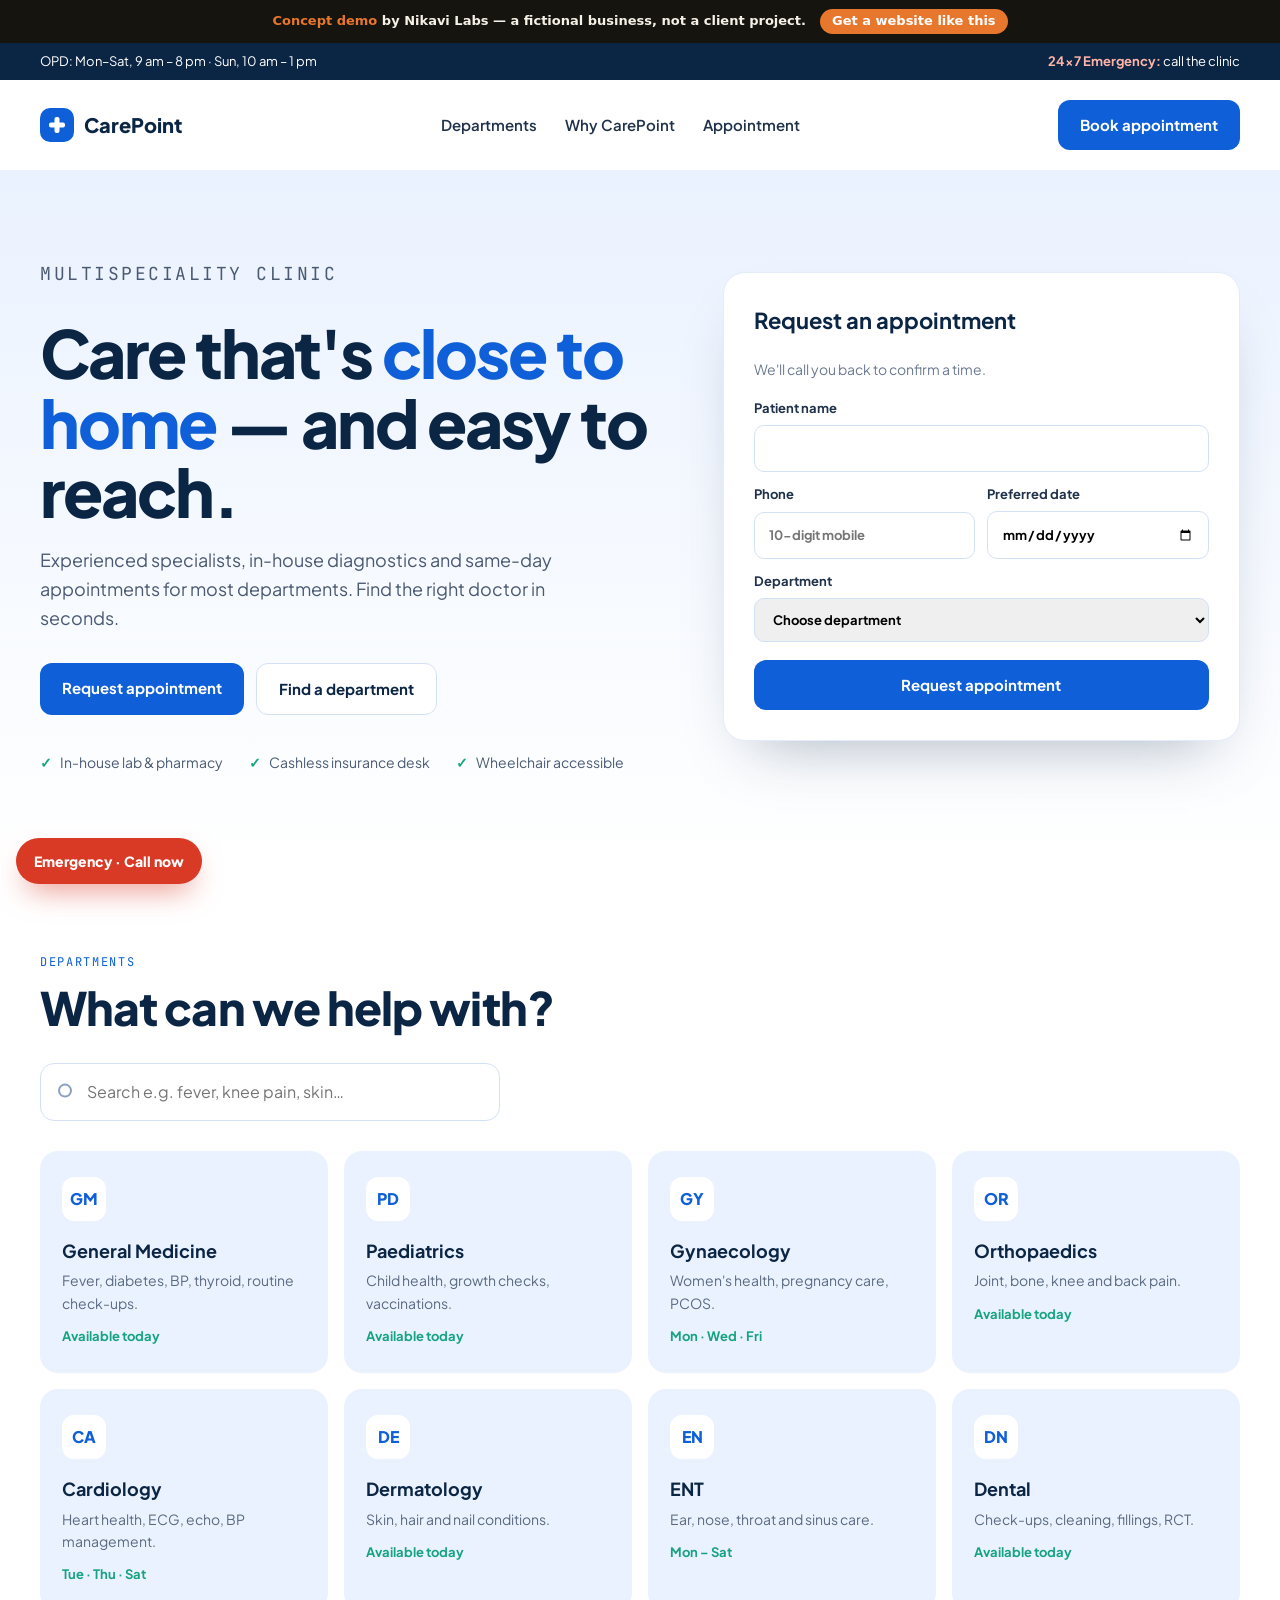
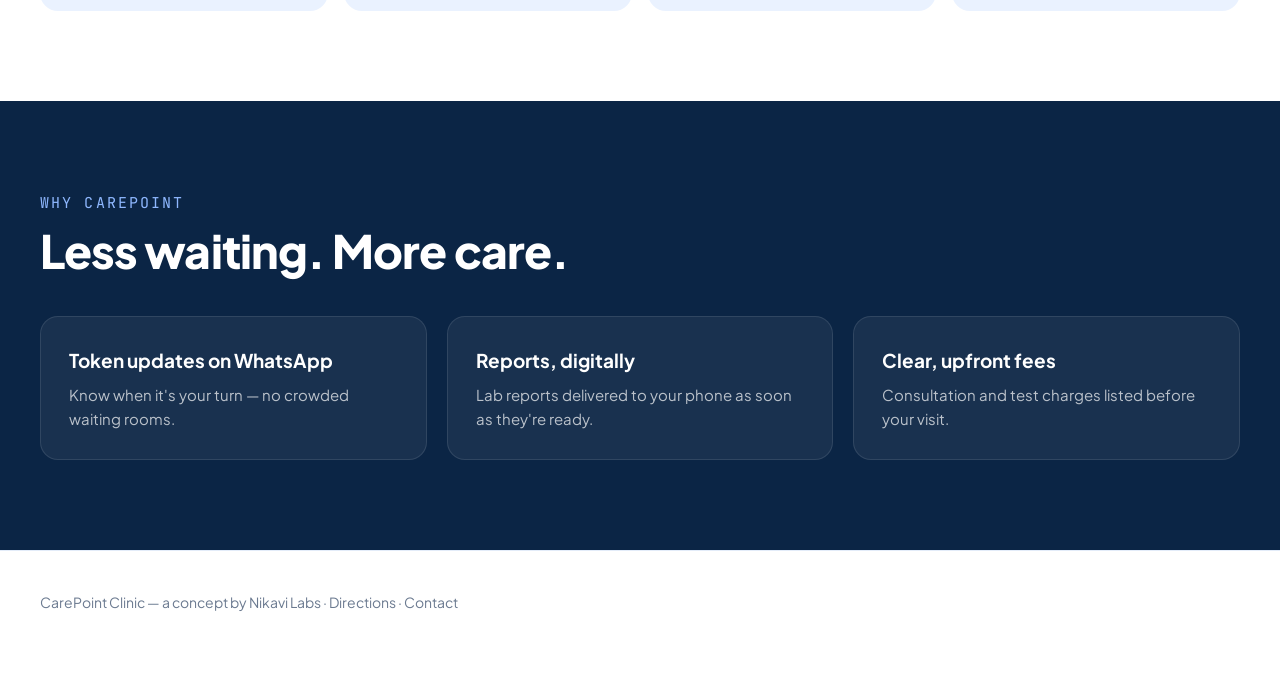
<file: demos/clinic.html>
<!doctype html>
<html lang="en-IN">
<head>
<meta charset="utf-8">
<meta name="viewport" content="width=device-width, initial-scale=1">
<title>CarePoint Clinic — Healthcare Concept | Nikavi Labs</title>
<meta name="description" content="Concept demo by Nikavi Labs: a multispeciality clinic website with department directory and appointment requests.">
<meta name="robots" content="noindex">
<link rel="icon" href="../assets/img/favicon.svg" type="image/svg+xml">
<link rel="preconnect" href="https://fonts.googleapis.com"><link rel="preconnect" href="https://fonts.gstatic.com" crossorigin>
<link href="https://fonts.googleapis.com/css2?family=Plus+Jakarta+Sans:wght@400;500;600;700;800&family=JetBrains+Mono&display=swap" rel="stylesheet">
<link rel="stylesheet" href="demo.css">
<style>
  :root { --blue:#0e5fd8; --navy:#0b2545; --sky:#eaf2ff; --mint:#16a37f; --text:#20314a; }
  body { font-family: "Plus Jakarta Sans", sans-serif; background: #fff; color: var(--text); line-height: 1.6; }
  .topbar { background: var(--navy); color: #fff; font-size: 13px; padding: 8px 0; }
  .topbar .wrap { display: flex; justify-content: space-between; gap: 12px; flex-wrap: wrap; }
  .topbar b { color: #ffb4a8; }
  .nav { display: flex; align-items: center; justify-content: space-between; padding: 20px 0; }
  .logo { display: flex; align-items: center; gap: 10px; font-weight: 800; font-size: 20px; color: var(--navy); }
  .logo i { width: 34px; height: 34px; border-radius: 10px; background: var(--blue); position: relative; }
  .logo i::before, .logo i::after { content: ""; position: absolute; background: #fff; border-radius: 2px; left: 50%; top: 50%; transform: translate(-50%, -50%); }
  .logo i::before { width: 16px; height: 5px; } .logo i::after { width: 5px; height: 16px; }
  .nav ul { display: flex; gap: 28px; list-style: none; margin: 0; padding: 0; font-weight: 600; font-size: 15px; }
  .btn { display: inline-flex; padding: 13px 22px; border-radius: 12px; background: var(--blue); color: #fff; font-weight: 700; font-size: 15px; border: 0; cursor: pointer; }
  .btn:hover { background: var(--navy); }
  .btn.alt { background: #fff; color: var(--navy); border: 1.5px solid #d4e1f5; }
  .hero { background: linear-gradient(180deg, var(--sky), #fff); padding: 70px 0 90px; }
  .hero .wrap { display: grid; grid-template-columns: 1.1fr .9fr; gap: 50px; align-items: center; }
  .hero h1 { font-size: clamp(40px, 5.4vw, 66px); line-height: 1.05; letter-spacing: -.03em; color: var(--navy); font-weight: 800; }
  .hero h1 span { color: var(--blue); }
  .hero p { font-size: 18px; margin: 20px 0 30px; color: #4a5a72; max-width: 520px; }
  .hero .cta { display: flex; gap: 12px; flex-wrap: wrap; }
  .facts { display: flex; gap: 26px; margin-top: 36px; flex-wrap: wrap; font-size: 14px; color: #4a5a72; }
  .facts div { display: flex; gap: 8px; align-items: center; } .facts div::before { content: "✓"; color: var(--mint); font-weight: 800; }
  .appt { background: #fff; border-radius: 22px; padding: 30px; box-shadow: 0 30px 60px -30px rgba(11,37,69,.35); border: 1px solid #e3ecf9; }
  .appt h2 { font-size: 22px; color: var(--navy); margin-bottom: 4px; }
  .appt p.s { font-size: 14px; color: #6b7a90; margin-bottom: 18px; }
  .appt label { display: grid; gap: 6px; font-size: 13px; font-weight: 700; margin-bottom: 12px; }
  .appt input, .appt select { padding: 12px 14px; border-radius: 10px; border: 1.5px solid #d4e1f5; }
  .appt input:focus, .appt select:focus { outline: none; border-color: var(--blue); }
  .appt .row2 { display: grid; grid-template-columns: 1fr 1fr; gap: 12px; }
  .appt .btn { width: 100%; justify-content: center; margin-top: 6px; }
  section { padding: 90px 0; }
  .eyebrow { font-family: "JetBrains Mono", monospace; font-size: 12px; letter-spacing: .14em; text-transform: uppercase; color: var(--blue); }
  h2.t { font-size: clamp(32px, 4vw, 46px); color: var(--navy); letter-spacing: -.02em; line-height: 1.1; margin-top: 10px; font-weight: 800; }
  .search { margin: 30px 0; max-width: 460px; position: relative; }
  .search input { width: 100%; padding: 15px 18px 15px 46px; border-radius: 14px; border: 1.5px solid #d4e1f5; font-size: 16px; }
  .search::before { content: ""; position: absolute; left: 18px; top: 50%; width: 14px; height: 14px; border: 2px solid #8aa0bf; border-radius: 50%; transform: translateY(-60%); }
  .depts { display: grid; grid-template-columns: repeat(4, 1fr); gap: 16px; }
  .dept { padding: 26px 22px; border-radius: 18px; background: var(--sky); transition: transform .4s, background .3s; }
  .dept:hover { transform: translateY(-4px); background: #dbe8ff; }
  .dept.hide { display: none; }
  .dept .ic { width: 44px; height: 44px; border-radius: 12px; background: #fff; display: grid; place-items: center; font-weight: 800; color: var(--blue); margin-bottom: 16px; }
  .dept h3 { font-size: 18px; color: var(--navy); }
  .dept p { font-size: 14px; color: #5a6a82; margin-top: 4px; }
  .dept small { display: block; margin-top: 12px; font-weight: 700; color: var(--mint); font-size: 13px; }
  .noresult { display: none; color: #6b7a90; }
  .why { background: var(--navy); color: #fff; }
  .why h2.t { color: #fff; }
  .why .grid { display: grid; grid-template-columns: repeat(3, 1fr); gap: 20px; margin-top: 40px; }
  .why .grid div { padding: 28px; border-radius: 18px; background: rgba(255,255,255,.06); border: 1px solid rgba(255,255,255,.1); }
  .why h3 { font-size: 19px; margin-bottom: 8px; } .why p { color: rgba(255,255,255,.7); font-size: 15px; }
  .emergency { position: fixed; left: 16px; bottom: 16px; z-index: 50; padding: 12px 18px; border-radius: 99px; background: #d93a26; color: #fff; font-weight: 800; font-size: 14px; box-shadow: 0 14px 30px -10px rgba(217,58,38,.6); }
  footer { padding: 40px 0 80px; font-size: 14px; color: #6b7a90; border-top: 1px solid #e3ecf9; }
  @media (max-width: 900px) {
    .nav ul { display: none; }
    .hero .wrap, .why .grid { grid-template-columns: 1fr; }
    .depts { grid-template-columns: 1fr 1fr; }
  }
  @media (max-width: 520px) { .depts { grid-template-columns: 1fr; } .appt .row2 { grid-template-columns: 1fr; } }
</style>
</head>
<body>
<div class="dd-banner"><span><b>Concept demo</b> by Nikavi Labs — a fictional business, not a client project.</span><a href="../index.html#contact">Get a website like this</a></div>
<div class="topbar"><div class="wrap"><span>OPD: Mon–Sat, 9 am – 8 pm · Sun, 10 am – 1 pm</span><span><b>24×7 Emergency:</b> call the clinic</span></div></div>

<header class="wrap nav">
  <div class="logo"><i aria-hidden="true"></i>CarePoint</div>
  <nav aria-label="Main"><ul><li><a href="#departments">Departments</a></li><li><a href="#why">Why CarePoint</a></li><li><a href="#appointment">Appointment</a></li></ul></nav>
  <a class="btn" href="#appointment">Book appointment</a>
</header>

<main>
  <section class="hero" aria-labelledby="h1">
    <div class="wrap">
      <div>
        <p class="eyebrow">Multispeciality clinic</p>
        <h1 id="h1">Care that's <span>close to home</span> — and easy to reach.</h1>
        <p>Experienced specialists, in-house diagnostics and same-day appointments for most departments. Find the right doctor in seconds.</p>
        <div class="cta"><a class="btn" href="#appointment">Request appointment</a><a class="btn alt" href="#departments">Find a department</a></div>
        <div class="facts"><div>In-house lab &amp; pharmacy</div><div>Cashless insurance desk</div><div>Wheelchair accessible</div></div>
      </div>
      <form class="appt" id="appointment" data-demo="Concept demo — on a live site this request reaches the clinic's front desk, which confirms by call or WhatsApp.">
        <h2>Request an appointment</h2>
        <p class="s">We'll call you back to confirm a time.</p>
        <label>Patient name<input required autocomplete="name"></label>
        <div class="row2">
          <label>Phone<input type="tel" required pattern="[0-9+ ]{10,14}" placeholder="10-digit mobile"></label>
          <label>Preferred date<input type="date" required></label>
        </div>
        <label>Department<select required><option value="">Choose department</option><option>General Medicine</option><option>Paediatrics</option><option>Gynaecology</option><option>Orthopaedics</option><option>Cardiology</option><option>Dermatology</option><option>ENT</option><option>Dental</option></select></label>
        <button class="btn" type="submit">Request appointment</button>
      </form>
    </div>
  </section>

  <section id="departments" aria-labelledby="dep-h">
    <div class="wrap">
      <p class="eyebrow">Departments</p>
      <h2 class="t" id="dep-h">What can we help with?</h2>
      <div class="search"><label for="dsearch" class="visually-hidden" style="position:absolute;left:-9999px">Search departments</label><input id="dsearch" type="search" placeholder="Search e.g. fever, knee pain, skin…"></div>
      <div class="depts" id="depts">
        <div class="dept" data-k="general medicine fever cold diabetes bp thyroid"><div class="ic">GM</div><h3>General Medicine</h3><p>Fever, diabetes, BP, thyroid, routine check-ups.</p><small>Available today</small></div>
        <div class="dept" data-k="paediatrics child baby vaccination"><div class="ic">PD</div><h3>Paediatrics</h3><p>Child health, growth checks, vaccinations.</p><small>Available today</small></div>
        <div class="dept" data-k="gynaecology women pregnancy"><div class="ic">GY</div><h3>Gynaecology</h3><p>Women's health, pregnancy care, PCOS.</p><small>Mon · Wed · Fri</small></div>
        <div class="dept" data-k="orthopaedics bone knee joint back pain"><div class="ic">OR</div><h3>Orthopaedics</h3><p>Joint, bone, knee and back pain.</p><small>Available today</small></div>
        <div class="dept" data-k="cardiology heart chest ecg"><div class="ic">CA</div><h3>Cardiology</h3><p>Heart health, ECG, echo, BP management.</p><small>Tue · Thu · Sat</small></div>
        <div class="dept" data-k="dermatology skin hair acne"><div class="ic">DE</div><h3>Dermatology</h3><p>Skin, hair and nail conditions.</p><small>Available today</small></div>
        <div class="dept" data-k="ent ear nose throat sinus"><div class="ic">EN</div><h3>ENT</h3><p>Ear, nose, throat and sinus care.</p><small>Mon – Sat</small></div>
        <div class="dept" data-k="dental teeth tooth"><div class="ic">DN</div><h3>Dental</h3><p>Check-ups, cleaning, fillings, RCT.</p><small>Available today</small></div>
      </div>
      <p class="noresult" id="noresult">No department matched. Call us and we'll guide you to the right specialist.</p>
    </div>
  </section>

  <section class="why" id="why" aria-labelledby="why-h">
    <div class="wrap">
      <p class="eyebrow" style="color:#8fb8ff">Why CarePoint</p>
      <h2 class="t" id="why-h">Less waiting. More care.</h2>
      <div class="grid">
        <div class="reveal"><h3>Token updates on WhatsApp</h3><p>Know when it's your turn — no crowded waiting rooms.</p></div>
        <div class="reveal"><h3>Reports, digitally</h3><p>Lab reports delivered to your phone as soon as they're ready.</p></div>
        <div class="reveal"><h3>Clear, upfront fees</h3><p>Consultation and test charges listed before your visit.</p></div>
      </div>
    </div>
  </section>
</main>
<a class="emergency" href="#demo">Emergency · Call now</a>
<footer><div class="wrap">CarePoint Clinic — a concept by Nikavi Labs · Directions · Contact</div></footer>
<script src="demo.js"></script>
<script>
  (function () {
    const q = document.getElementById("dsearch");
    const cards = document.querySelectorAll(".dept");
    const none = document.getElementById("noresult");
    q.addEventListener("input", () => {
      const v = q.value.trim().toLowerCase();
      let n = 0;
      cards.forEach((c) => { const m = !v || c.dataset.k.includes(v) || c.textContent.toLowerCase().includes(v); c.classList.toggle("hide", !m); if (m) n++; });
      none.style.display = n ? "none" : "block";
    });
  })();
</script>
</body>
</html>
</file>
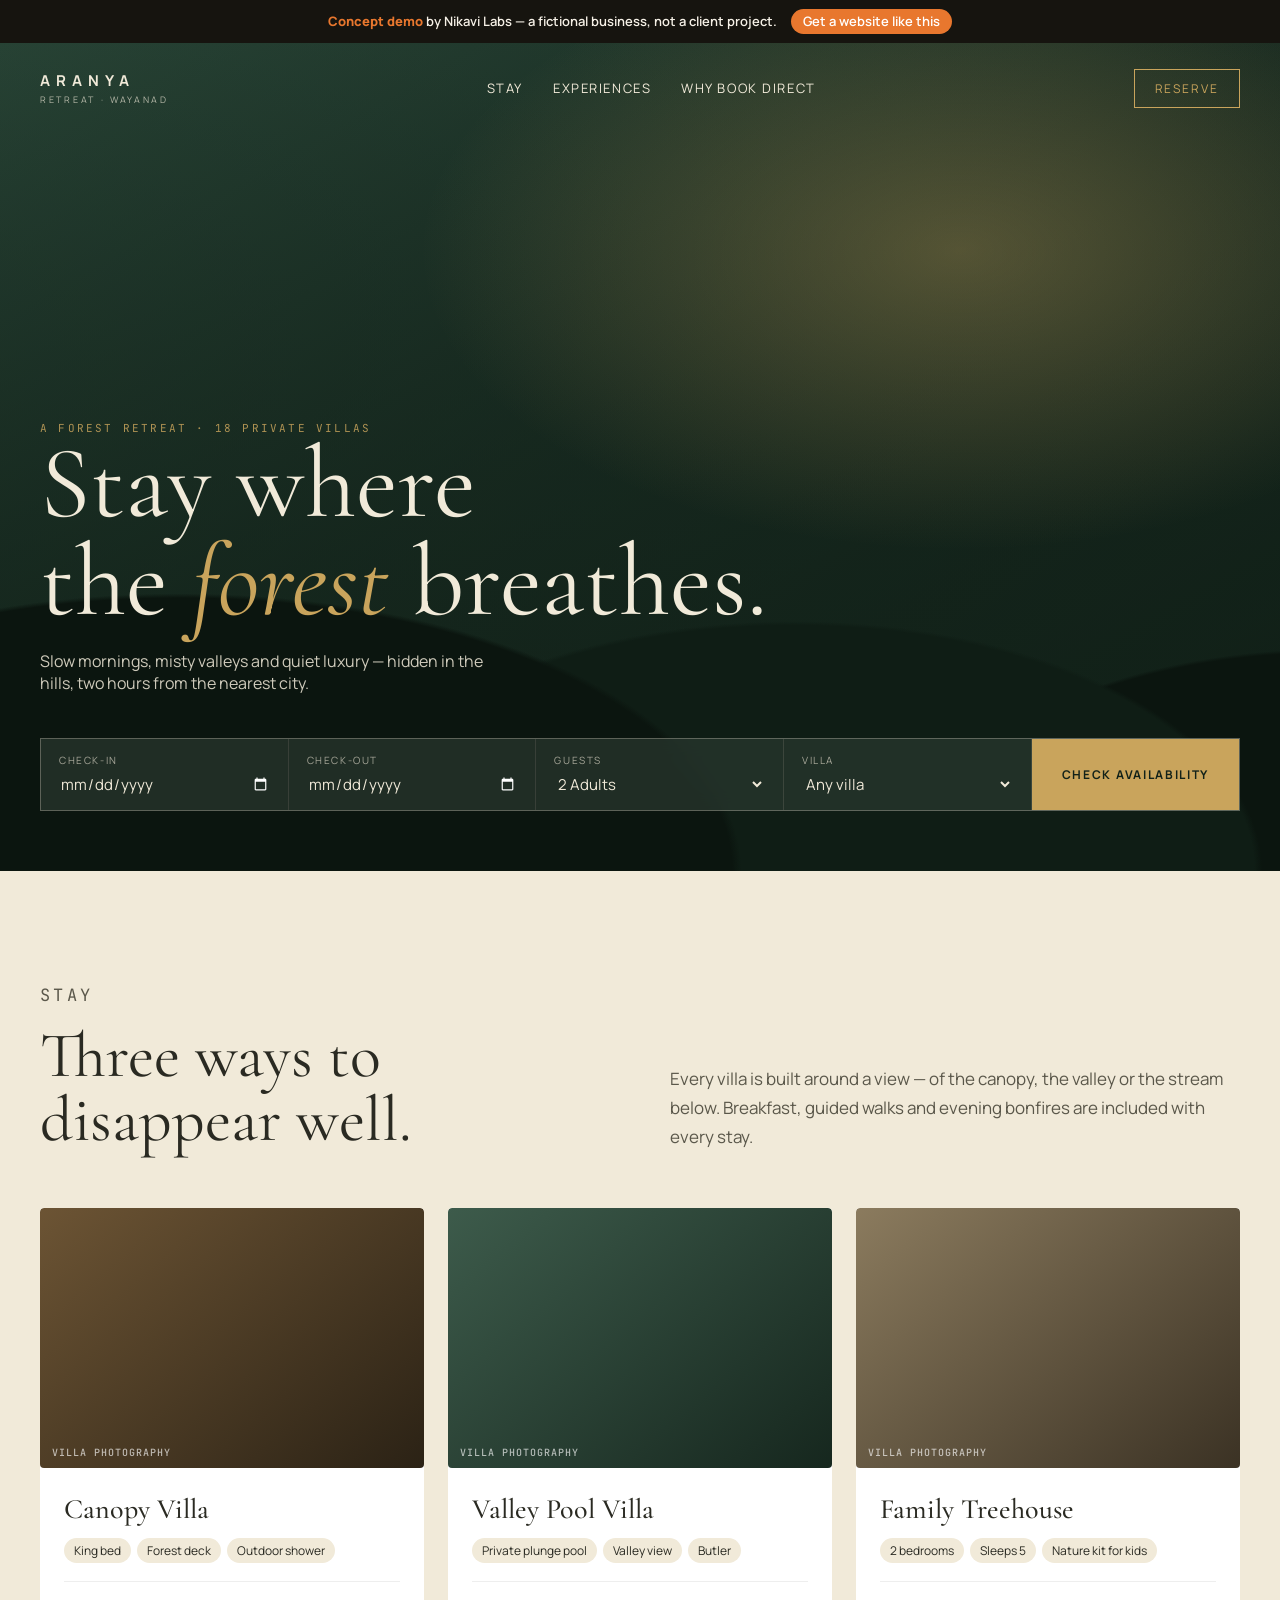
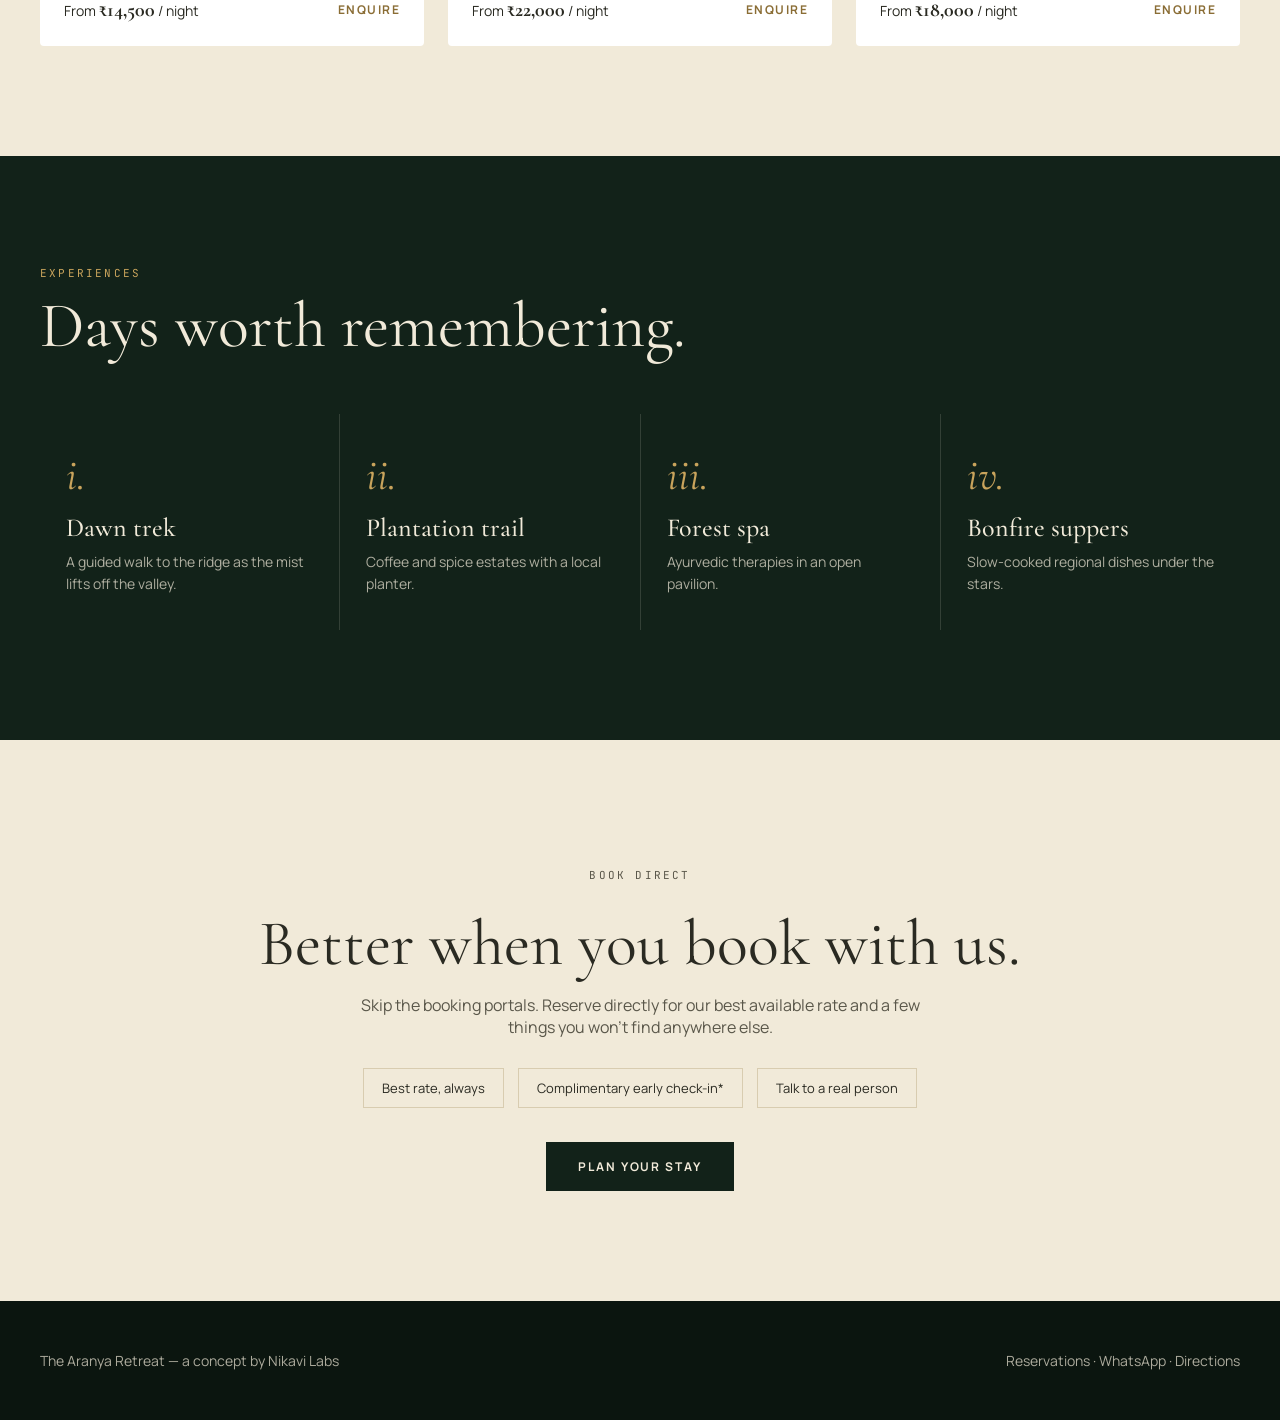
<file: demos/hotel.html>
<!doctype html>
<html lang="en-IN">
<head>
<meta charset="utf-8">
<meta name="viewport" content="width=device-width, initial-scale=1">
<title>The Aranya Retreat — Luxury Hotel Concept | Nikavi Labs</title>
<meta name="description" content="Concept demo by Nikavi Labs: a luxury forest resort website with direct booking enquiries.">
<meta name="robots" content="noindex">
<link rel="icon" href="../assets/img/favicon.svg" type="image/svg+xml">
<link rel="preconnect" href="https://fonts.googleapis.com"><link rel="preconnect" href="https://fonts.gstatic.com" crossorigin>
<link href="https://fonts.googleapis.com/css2?family=Cormorant+Garamond:ital,wght@0,400;0,500;1,400&family=Manrope:wght@400;600;700&family=JetBrains+Mono&display=swap" rel="stylesheet">
<link rel="stylesheet" href="demo.css">
<style>
  :root { --forest:#122219; --moss:#1f3a2e; --cream:#f1ead9; --gold:#c9a45c; --text:#2a2a22; }
  body { font-family: "Manrope", sans-serif; background: var(--cream); color: var(--text); }
  .serif { font-family: "Cormorant Garamond", serif; font-weight: 400; }
  header.h { position: absolute; left: 0; right: 0; z-index: 5; color: var(--cream); }
  .in-frame header.h { top: 0; }
  .nav { display: flex; align-items: center; justify-content: space-between; padding: 26px 0; }
  .logo { letter-spacing: .4em; font-weight: 700; font-size: 15px; }
  .logo small { display: block; letter-spacing: .3em; font-weight: 400; font-size: 9px; opacity: .7; margin-top: 2px; }
  .nav ul { display: flex; gap: 30px; list-style: none; margin: 0; padding: 0; font-size: 13px; letter-spacing: .12em; text-transform: uppercase; }
  .nav .book { padding: 10px 20px; border: 1px solid var(--gold); color: var(--gold); font-size: 12px; letter-spacing: .16em; text-transform: uppercase; }
  .hero { min-height: 92vh; position: relative; display: flex; align-items: flex-end; color: var(--cream); padding: 160px 0 60px;
    background: radial-gradient(900px 500px at 75% 25%, rgba(201,164,92,.35), transparent 60%), linear-gradient(180deg, rgba(18,34,25,.2), rgba(18,34,25,.85)), linear-gradient(150deg, #2c4a3b 0%, #1a2e24 45%, #0d1912 100%); overflow: hidden; }
  .hero::before { content: ""; position: absolute; inset: auto -10% 0 -10%; height: 55%; background:
     radial-gradient(60% 100% at 20% 100%, #0b150f 60%, transparent 61%), radial-gradient(50% 90% at 60% 100%, #0f1d15 60%, transparent 61%), radial-gradient(45% 80% at 95% 100%, #0b150f 60%, transparent 61%); }
  .hero .wrap { position: relative; }
  .hero h1 { font-size: clamp(52px, 8vw, 108px); line-height: .95; font-family: "Cormorant Garamond", serif; font-weight: 400; }
  .hero h1 em { color: var(--gold); }
  .hero p { max-width: 460px; margin-top: 20px; opacity: .85; }
  .booking { margin-top: 44px; display: grid; grid-template-columns: repeat(4, 1fr) auto; gap: 1px; background: rgba(241,234,217,.2); border: 1px solid rgba(241,234,217,.2); backdrop-filter: blur(10px); }
  .booking label { background: rgba(18,34,25,.6); padding: 14px 18px; font-size: 10px; letter-spacing: .16em; text-transform: uppercase; color: rgba(241,234,217,.65); }
  .booking input, .booking select { display: block; width: 100%; margin-top: 6px; background: transparent; border: 0; color: var(--cream); font-size: 15px; letter-spacing: 0; text-transform: none; color-scheme: dark; }
  .booking select option { color: #222; }
  .booking button { background: var(--gold); color: var(--forest); border: 0; padding: 0 30px; font-weight: 700; letter-spacing: .14em; text-transform: uppercase; font-size: 12px; cursor: pointer; }
  .booking button:hover { background: var(--cream); }
  section { padding: 110px 0; }
  .eyebrow { font-family: "JetBrains Mono", monospace; font-size: 11px; letter-spacing: .2em; text-transform: uppercase; color: #8a6d35; }
  h2 { font-family: "Cormorant Garamond", serif; font-weight: 400; font-size: clamp(38px, 5vw, 64px); line-height: 1; margin-top: 14px; }
  .intro { display: grid; grid-template-columns: 1fr 1fr; gap: 60px; align-items: end; }
  .intro p { color: #5a574a; font-size: 17px; line-height: 1.7; }
  .rooms { display: grid; grid-template-columns: repeat(3, 1fr); gap: 24px; margin-top: 56px; }
  .room { background: #fff; border-radius: 4px; overflow: hidden; transition: transform .6s cubic-bezier(.22,1,.36,1), box-shadow .6s; }
  .room:hover { transform: translateY(-8px); box-shadow: 0 30px 60px -30px rgba(0,0,0,.35); }
  .room .ph { height: 260px; }
  .r1 .ph { background: linear-gradient(140deg, #6c5434, #2b2215); }
  .r2 .ph { background: linear-gradient(140deg, #3d5b4b, #16271e); }
  .r3 .ph { background: linear-gradient(140deg, #8b7b5e, #3b3224); }
  .room-b { padding: 24px; }
  .room h3 { font-family: "Cormorant Garamond", serif; font-size: 28px; font-weight: 500; }
  .room ul { list-style: none; padding: 0; margin: 12px 0 18px; display: flex; flex-wrap: wrap; gap: 6px; font-size: 12px; }
  .room li { padding: 4px 10px; background: var(--cream); border-radius: 99px; }
  .room .price { display: flex; justify-content: space-between; align-items: center; border-top: 1px solid #eee; padding-top: 16px; font-size: 14px; }
  .room .price b { font-size: 20px; font-family: "Cormorant Garamond", serif; }
  .room .price a { color: #8a6d35; font-weight: 700; font-size: 12px; letter-spacing: .12em; text-transform: uppercase; }
  .exp { background: var(--forest); color: var(--cream); }
  .exp .eyebrow { color: var(--gold); }
  .exp-grid { display: grid; grid-template-columns: repeat(4, 1fr); gap: 1px; background: rgba(241,234,217,.15); margin-top: 56px; }
  .exp-grid div { background: var(--forest); padding: 34px 26px; }
  .exp-grid span { font-family: "Cormorant Garamond", serif; font-size: 44px; color: var(--gold); font-style: italic; }
  .exp-grid h3 { font-family: "Cormorant Garamond", serif; font-size: 26px; font-weight: 500; margin: 10px 0 8px; }
  .exp-grid p { font-size: 14px; opacity: .7; line-height: 1.6; }
  .direct { text-align: center; }
  .direct p { max-width: 560px; margin: 18px auto 30px; color: #5a574a; }
  .perks { display: flex; justify-content: center; gap: 14px; flex-wrap: wrap; margin-bottom: 34px; }
  .perks span { padding: 10px 18px; border: 1px solid #d8ccb0; font-size: 13px; }
  .btn { display: inline-block; padding: 16px 32px; background: var(--forest); color: var(--cream); letter-spacing: .16em; text-transform: uppercase; font-size: 12px; font-weight: 700; }
  .btn:hover { background: #8a6d35; }
  footer { background: #0b150f; color: rgba(241,234,217,.7); padding: 50px 0; font-size: 14px; }
  footer .wrap { display: flex; justify-content: space-between; flex-wrap: wrap; gap: 20px; }
  @media (max-width: 860px) {
    .nav ul { display: none; }
    .booking { grid-template-columns: 1fr 1fr; }
    .booking button { grid-column: 1 / -1; padding: 16px; }
    .intro, .rooms, .exp-grid { grid-template-columns: 1fr; }
    section { padding: 80px 0; }
  }
</style>
</head>
<body>
<div class="dd-banner"><span><b>Concept demo</b> by Nikavi Labs — a fictional business, not a client project.</span><a href="../index.html#contact">Get a website like this</a></div>

<header class="h">
  <nav class="wrap nav" aria-label="Main">
    <div class="logo">ARANYA<small>RETREAT · WAYANAD</small></div>
    <ul><li><a href="#rooms">Stay</a></li><li><a href="#experiences">Experiences</a></li><li><a href="#direct">Why book direct</a></li></ul>
    <a class="book" href="#top-book">Reserve</a>
  </nav>
</header>

<main>
  <section class="hero" aria-labelledby="h1">
    <div class="wrap">
      <p class="eyebrow" style="color:var(--gold)">A forest retreat · 18 private villas</p>
      <h1 id="h1">Stay where<br>the <em>forest</em> breathes.</h1>
      <p>Slow mornings, misty valleys and quiet luxury — hidden in the hills, two hours from the nearest city.</p>
      <form class="booking" id="top-book" data-demo="Concept demo — on a live site this enquiry reaches the resort's reservations desk on WhatsApp or email.">
        <label>Check-in<input type="date" required></label>
        <label>Check-out<input type="date" required></label>
        <label>Guests<select><option>2 Adults</option><option>2 Adults, 1 Child</option><option>4 Adults</option></select></label>
        <label>Villa<select><option>Any villa</option><option>Canopy Villa</option><option>Valley Pool Villa</option><option>Family Treehouse</option></select></label>
        <button type="submit">Check availability</button>
      </form>
    </div>
  </section>

  <section id="rooms" aria-labelledby="rooms-h">
    <div class="wrap">
      <div class="intro reveal">
        <div><p class="eyebrow">Stay</p><h2 id="rooms-h">Three ways to<br>disappear well.</h2></div>
        <p>Every villa is built around a view — of the canopy, the valley or the stream below. Breakfast, guided walks and evening bonfires are included with every stay.</p>
      </div>
      <div class="rooms">
        <article class="room r1 reveal"><div class="ph" data-label="Villa photography"></div><div class="room-b"><h3>Canopy Villa</h3><ul><li>King bed</li><li>Forest deck</li><li>Outdoor shower</li></ul><div class="price"><span>From <b>₹14,500</b> / night</span><a href="#top-book">Enquire</a></div></div></article>
        <article class="room r2 reveal"><div class="ph" data-label="Villa photography"></div><div class="room-b"><h3>Valley Pool Villa</h3><ul><li>Private plunge pool</li><li>Valley view</li><li>Butler</li></ul><div class="price"><span>From <b>₹22,000</b> / night</span><a href="#top-book">Enquire</a></div></div></article>
        <article class="room r3 reveal"><div class="ph" data-label="Villa photography"></div><div class="room-b"><h3>Family Treehouse</h3><ul><li>2 bedrooms</li><li>Sleeps 5</li><li>Nature kit for kids</li></ul><div class="price"><span>From <b>₹18,000</b> / night</span><a href="#top-book">Enquire</a></div></div></article>
      </div>
    </div>
  </section>

  <section class="exp" id="experiences" aria-labelledby="exp-h">
    <div class="wrap">
      <p class="eyebrow reveal">Experiences</p>
      <h2 id="exp-h" class="reveal">Days worth remembering.</h2>
      <div class="exp-grid">
        <div class="reveal"><span>i.</span><h3>Dawn trek</h3><p>A guided walk to the ridge as the mist lifts off the valley.</p></div>
        <div class="reveal"><span>ii.</span><h3>Plantation trail</h3><p>Coffee and spice estates with a local planter.</p></div>
        <div class="reveal"><span>iii.</span><h3>Forest spa</h3><p>Ayurvedic therapies in an open pavilion.</p></div>
        <div class="reveal"><span>iv.</span><h3>Bonfire suppers</h3><p>Slow-cooked regional dishes under the stars.</p></div>
      </div>
    </div>
  </section>

  <section class="direct" id="direct" aria-labelledby="direct-h">
    <div class="wrap reveal">
      <p class="eyebrow">Book direct</p>
      <h2 id="direct-h">Better when you book with us.</h2>
      <p>Skip the booking portals. Reserve directly for our best available rate and a few things you won't find anywhere else.</p>
      <div class="perks"><span>Best rate, always</span><span>Complimentary early check-in*</span><span>Talk to a real person</span></div>
      <a class="btn" href="#top-book">Plan your stay</a>
    </div>
  </section>
</main>

<footer><div class="wrap"><span>The Aranya Retreat — a concept by Nikavi Labs</span><span>Reservations · WhatsApp · Directions</span></div></footer>
<script src="demo.js"></script>
</body>
</html>
</file>
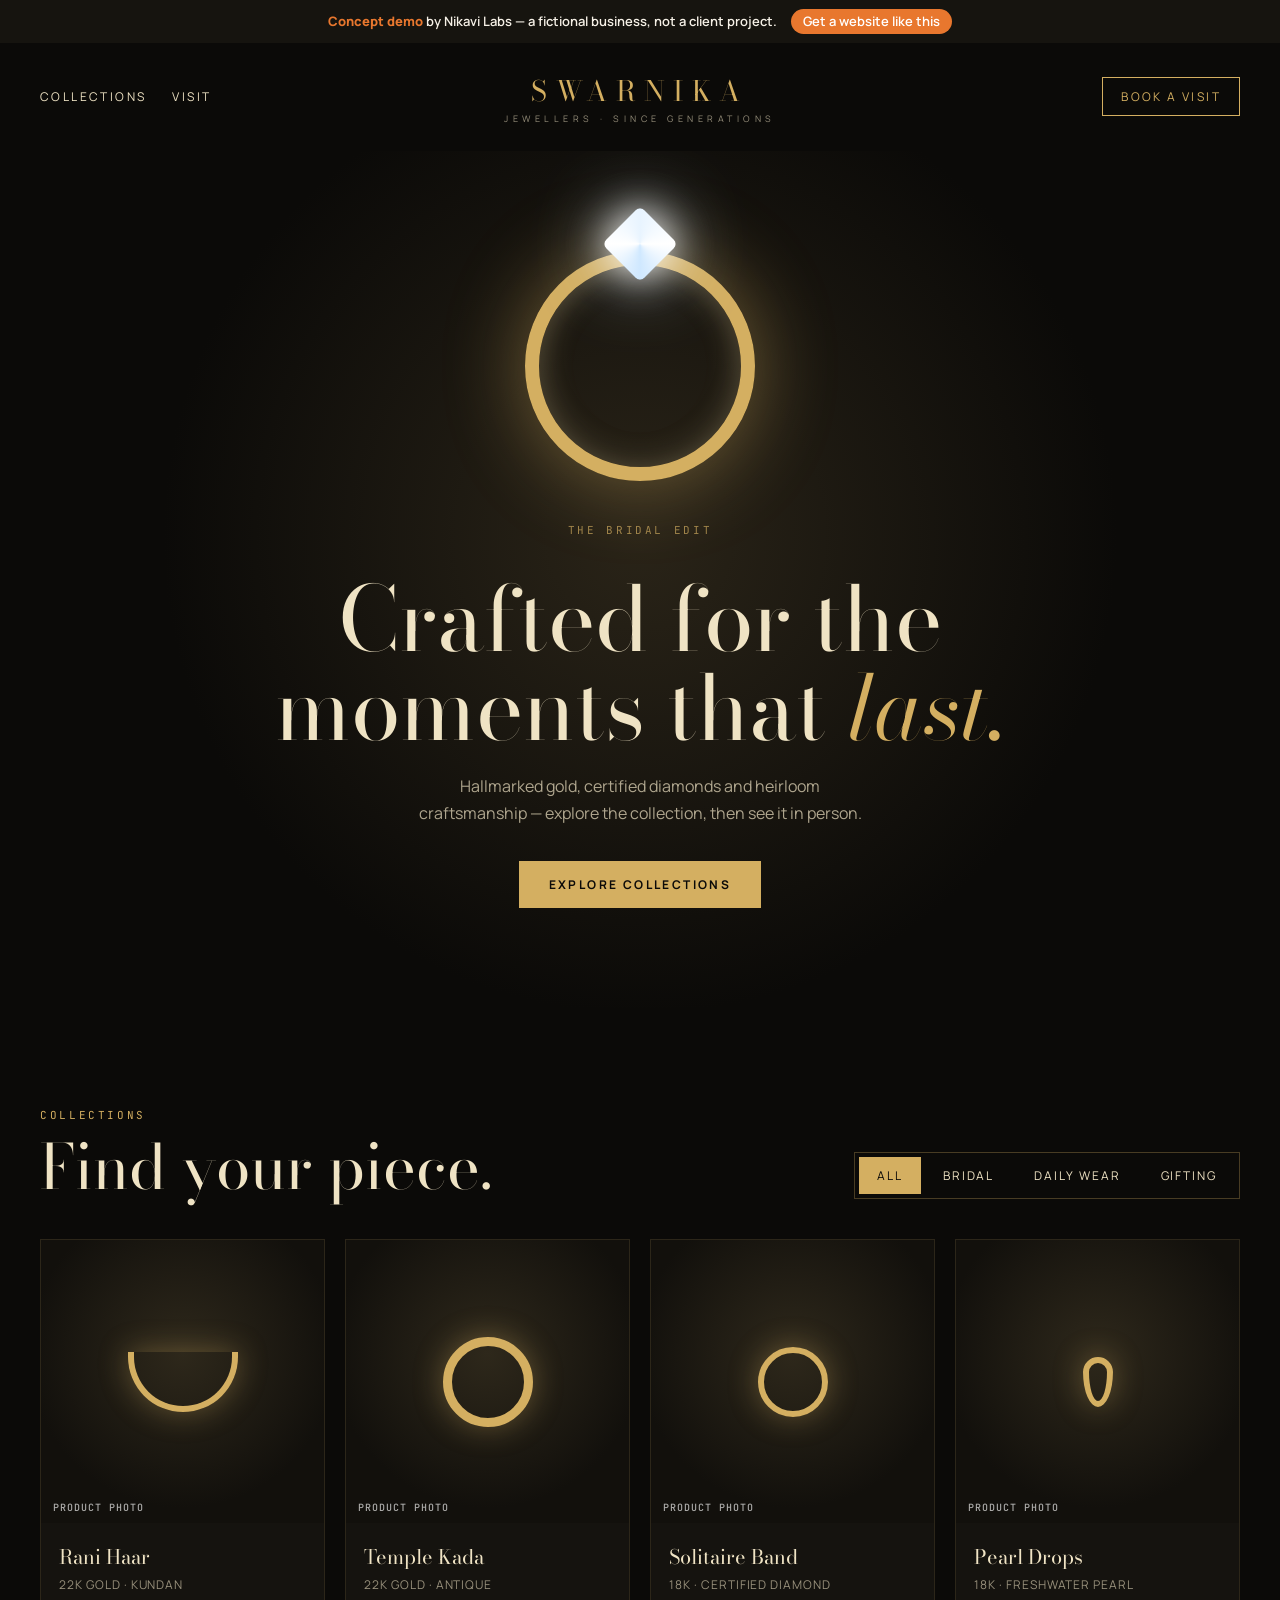
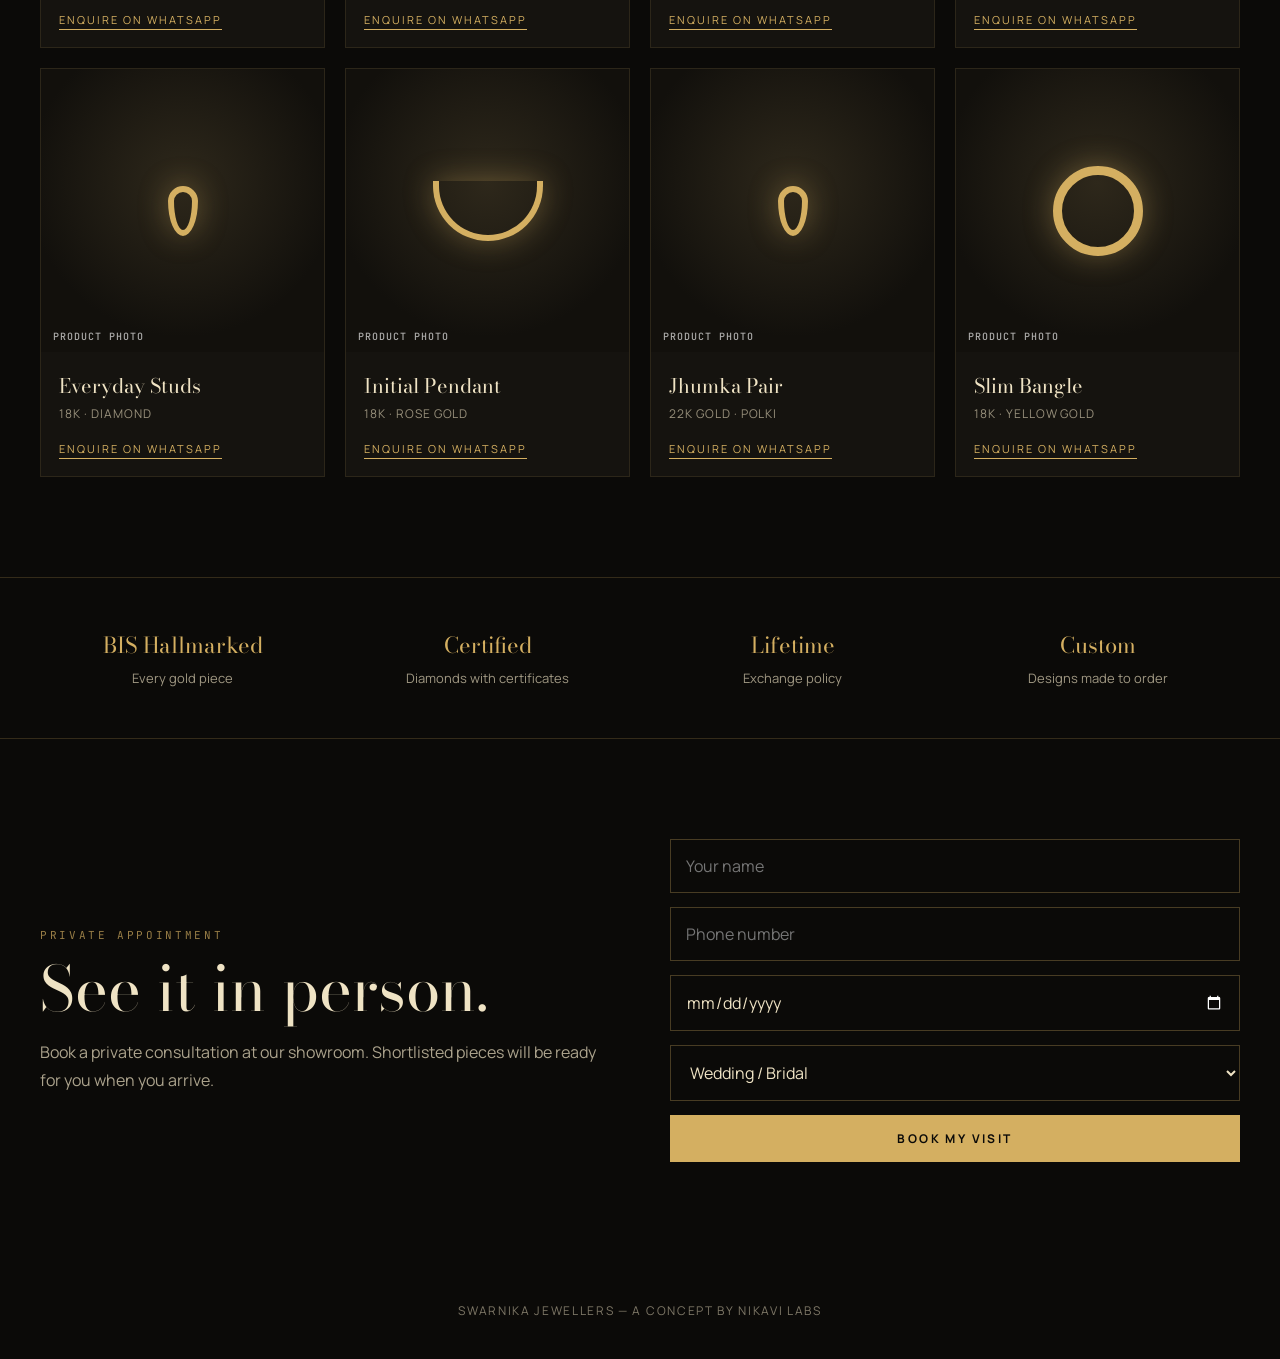
<file: demos/jewellery.html>
<!doctype html>
<html lang="en-IN">
<head>
<meta charset="utf-8">
<meta name="viewport" content="width=device-width, initial-scale=1">
<title>Swarnika Jewellers — Jewellery Store Concept | Nikavi Labs</title>
<meta name="description" content="Concept demo by Nikavi Labs: a gallery-style jewellery store website with collections and store visit booking.">
<meta name="robots" content="noindex">
<link rel="icon" href="../assets/img/favicon.svg" type="image/svg+xml">
<link rel="preconnect" href="https://fonts.googleapis.com"><link rel="preconnect" href="https://fonts.gstatic.com" crossorigin>
<link href="https://fonts.googleapis.com/css2?family=Bodoni+Moda:ital,opsz,wght@0,6..96,400;0,6..96,500;1,6..96,400&family=Manrope:wght@400;600;700&family=JetBrains+Mono&display=swap" rel="stylesheet">
<link rel="stylesheet" href="demo.css">
<style>
  :root { --black:#0b0a08; --gold:#d4af61; --gold-2:#a8853e; --pearl:#efe3c4; }
  body { font-family: "Manrope", sans-serif; background: var(--black); color: var(--pearl); }
  .bod { font-family: "Bodoni Moda", serif; font-weight: 400; }
  .nav { display: grid; grid-template-columns: 1fr auto 1fr; align-items: center; padding: 26px 0; font-size: 12px; letter-spacing: .2em; text-transform: uppercase; }
  .nav ul { display: flex; gap: 26px; list-style: none; padding: 0; margin: 0; }
  .logo { font-family: "Bodoni Moda", serif; font-size: 28px; letter-spacing: .3em; text-transform: uppercase; color: var(--gold); text-align: center; }
  .logo small { display: block; font-family: "Manrope"; font-size: 9px; letter-spacing: .5em; color: var(--pearl); opacity: .6; }
  .nav .r { justify-self: end; border: 1px solid var(--gold); padding: 10px 18px; color: var(--gold); }
  .hero { min-height: 82vh; display: grid; place-items: center; text-align: center; position: relative; overflow: hidden;
    background: radial-gradient(circle at 50% 45%, #2a2418 0, #0b0a08 60%); }
  .ring { width: 230px; height: 230px; margin: 0 auto 40px; border-radius: 50%; border: 14px solid var(--gold); position: relative;
    box-shadow: 0 0 80px rgba(212,175,97,.45), inset 0 0 30px rgba(255,230,170,.35), inset 0 -10px 20px rgba(0,0,0,.5);
    animation: float 6s ease-in-out infinite; }
  .ring::before { content: ""; position: absolute; top: -48px; left: 50%; width: 54px; height: 54px; transform: translateX(-50%) rotate(45deg); border-radius: 6px;
    background: conic-gradient(from 45deg, #fff, #cfe8ff, #fff, #e8f4ff, #fff); box-shadow: 0 0 40px #fff, 0 0 80px rgba(207,232,255,.7); }
  @keyframes float { 50% { transform: translateY(-12px) rotate(4deg); } }
  .hero h1 { font-family: "Bodoni Moda", serif; font-weight: 400; font-size: clamp(48px, 7vw, 96px); line-height: 1; }
  .hero h1 em { color: var(--gold); }
  .hero p { margin: 20px auto 34px; max-width: 460px; opacity: .7; line-height: 1.7; }
  .btn { display: inline-block; padding: 15px 30px; background: var(--gold); color: var(--black); font-size: 12px; letter-spacing: .2em; text-transform: uppercase; font-weight: 700; border: 0; cursor: pointer; }
  .btn:hover { background: var(--pearl); }
  .btn.o { background: transparent; color: var(--gold); border: 1px solid var(--gold); }
  section { padding: 100px 0; }
  .eyebrow { font-family: "JetBrains Mono", monospace; font-size: 11px; letter-spacing: .24em; text-transform: uppercase; color: var(--gold); }
  h2 { font-family: "Bodoni Moda", serif; font-weight: 400; font-size: clamp(38px, 5vw, 62px); line-height: 1.05; margin-top: 12px; }
  .coll-head { display: flex; justify-content: space-between; align-items: end; flex-wrap: wrap; gap: 20px; margin-bottom: 40px; }
  .tabs { display: flex; gap: 4px; border: 1px solid rgba(212,175,97,.3); padding: 4px; }
  .tabs button { background: none; border: 0; color: var(--pearl); padding: 10px 18px; font-size: 12px; letter-spacing: .16em; text-transform: uppercase; cursor: pointer; }
  .tabs button[aria-pressed="true"] { background: var(--gold); color: var(--black); }
  .pieces { display: grid; grid-template-columns: repeat(4, 1fr); gap: 20px; }
  .piece { background: #15130f; border: 1px solid rgba(212,175,97,.12); transition: border-color .4s, transform .5s; }
  .piece:hover { border-color: var(--gold); transform: translateY(-6px); }
  .piece.hide { display: none; }
  .piece .ph { aspect-ratio: 1; display: grid; place-items: center; background: radial-gradient(circle at 50% 40%, #2e281b, #12100c 70%); }
  .gem { width: 70px; height: 70px; border-radius: 50%; border: 6px solid var(--gold); box-shadow: 0 0 30px rgba(212,175,97,.35); }
  .gem.neck { width: 110px; height: 60px; border-radius: 0 0 60px 60px; border-top: 0; }
  .gem.ear { width: 30px; height: 50px; border-radius: 50% 50% 50% 50% / 30% 30% 70% 70%; }
  .gem.bang { width: 90px; height: 90px; border-width: 9px; }
  .piece-b { padding: 18px; }
  .piece h3 { font-family: "Bodoni Moda", serif; font-weight: 400; font-size: 20px; }
  .piece p { font-size: 12px; opacity: .6; margin: 4px 0 14px; letter-spacing: .08em; }
  .piece a { font-size: 11px; letter-spacing: .18em; text-transform: uppercase; color: var(--gold); border-bottom: 1px solid; padding-bottom: 2px; }
  .trust { border-top: 1px solid rgba(212,175,97,.2); border-bottom: 1px solid rgba(212,175,97,.2); padding: 50px 0; }
  .trust .wrap { display: grid; grid-template-columns: repeat(4, 1fr); gap: 20px; text-align: center; }
  .trust b { display: block; font-family: "Bodoni Moda", serif; font-size: 22px; color: var(--gold); font-weight: 400; margin-bottom: 4px; }
  .trust span { font-size: 13px; opacity: .65; }
  .visit { display: grid; grid-template-columns: 1fr 1fr; gap: 60px; align-items: center; }
  .visit p { opacity: .7; margin-top: 18px; line-height: 1.7; }
  .vform { display: grid; gap: 14px; }
  .vform input, .vform select { padding: 15px; background: transparent; border: 1px solid rgba(212,175,97,.3); color: var(--pearl); color-scheme: dark; }
  .vform select option { color: #111; }
  footer { padding: 40px 0; text-align: center; font-size: 12px; letter-spacing: .14em; text-transform: uppercase; opacity: .5; }
  @media (max-width: 900px) {
    .nav { grid-template-columns: 1fr auto; } .nav ul { display: none; } .logo { text-align: left; }
    .pieces, .trust .wrap { grid-template-columns: 1fr 1fr; }
    .visit { grid-template-columns: 1fr; }
  }
</style>
</head>
<body>
<div class="dd-banner"><span><b>Concept demo</b> by Nikavi Labs — a fictional business, not a client project.</span><a href="../index.html#contact">Get a website like this</a></div>

<header class="wrap nav">
  <nav aria-label="Main"><ul><li><a href="#collections">Collections</a></li><li><a href="#visit">Visit</a></li></ul></nav>
  <div class="logo">Swarnika<small>Jewellers · Since generations</small></div>
  <a class="r" href="#visit">Book a visit</a>
</header>

<main>
  <section class="hero" aria-labelledby="h1">
    <div class="wrap">
      <div class="ring" role="img" aria-label="Illustration of a solitaire ring"></div>
      <p class="eyebrow">The Bridal Edit</p>
      <h1 id="h1">Crafted for the<br>moments that <em>last.</em></h1>
      <p>Hallmarked gold, certified diamonds and heirloom craftsmanship — explore the collection, then see it in person.</p>
      <a class="btn" href="#collections">Explore collections</a>
    </div>
  </section>

  <section id="collections" aria-labelledby="col-h">
    <div class="wrap">
      <div class="coll-head">
        <div><p class="eyebrow">Collections</p><h2 id="col-h">Find your piece.</h2></div>
        <div class="tabs" role="group" aria-label="Filter collection">
          <button aria-pressed="true" data-f="all">All</button>
          <button aria-pressed="false" data-f="bridal">Bridal</button>
          <button aria-pressed="false" data-f="daily">Daily wear</button>
          <button aria-pressed="false" data-f="gift">Gifting</button>
        </div>
      </div>
      <div class="pieces">
        <article class="piece" data-c="bridal"><div class="ph" data-label="Product photo"><span class="gem neck"></span></div><div class="piece-b"><h3>Rani Haar</h3><p>22K GOLD · KUNDAN</p><a href="#demo">Enquire on WhatsApp</a></div></article>
        <article class="piece" data-c="bridal"><div class="ph" data-label="Product photo"><span class="gem bang"></span></div><div class="piece-b"><h3>Temple Kada</h3><p>22K GOLD · ANTIQUE</p><a href="#demo">Enquire on WhatsApp</a></div></article>
        <article class="piece" data-c="daily"><div class="ph" data-label="Product photo"><span class="gem"></span></div><div class="piece-b"><h3>Solitaire Band</h3><p>18K · CERTIFIED DIAMOND</p><a href="#demo">Enquire on WhatsApp</a></div></article>
        <article class="piece" data-c="gift"><div class="ph" data-label="Product photo"><span class="gem ear"></span></div><div class="piece-b"><h3>Pearl Drops</h3><p>18K · FRESHWATER PEARL</p><a href="#demo">Enquire on WhatsApp</a></div></article>
        <article class="piece" data-c="daily"><div class="ph" data-label="Product photo"><span class="gem ear"></span></div><div class="piece-b"><h3>Everyday Studs</h3><p>18K · DIAMOND</p><a href="#demo">Enquire on WhatsApp</a></div></article>
        <article class="piece" data-c="gift"><div class="ph" data-label="Product photo"><span class="gem neck"></span></div><div class="piece-b"><h3>Initial Pendant</h3><p>18K · ROSE GOLD</p><a href="#demo">Enquire on WhatsApp</a></div></article>
        <article class="piece" data-c="bridal"><div class="ph" data-label="Product photo"><span class="gem ear"></span></div><div class="piece-b"><h3>Jhumka Pair</h3><p>22K GOLD · POLKI</p><a href="#demo">Enquire on WhatsApp</a></div></article>
        <article class="piece" data-c="gift"><div class="ph" data-label="Product photo"><span class="gem bang"></span></div><div class="piece-b"><h3>Slim Bangle</h3><p>18K · YELLOW GOLD</p><a href="#demo">Enquire on WhatsApp</a></div></article>
      </div>
    </div>
  </section>

  <div class="trust"><div class="wrap">
    <div><b>BIS Hallmarked</b><span>Every gold piece</span></div>
    <div><b>Certified</b><span>Diamonds with certificates</span></div>
    <div><b>Lifetime</b><span>Exchange policy</span></div>
    <div><b>Custom</b><span>Designs made to order</span></div>
  </div></div>

  <section id="visit" aria-labelledby="visit-h">
    <div class="wrap visit">
      <div class="reveal"><p class="eyebrow">Private appointment</p><h2 id="visit-h">See it in person.</h2><p>Book a private consultation at our showroom. Shortlisted pieces will be ready for you when you arrive.</p></div>
      <form class="vform reveal" data-demo="Concept demo — on a live site the showroom receives this booking and confirms on WhatsApp.">
        <input required placeholder="Your name" aria-label="Your name">
        <input type="tel" required pattern="[0-9+ ]{10,14}" placeholder="Phone number" aria-label="Phone number">
        <input type="date" required aria-label="Preferred date">
        <select aria-label="Occasion"><option>Wedding / Bridal</option><option>Engagement</option><option>Gift</option><option>Just browsing</option></select>
        <button class="btn" type="submit">Book my visit</button>
      </form>
    </div>
  </section>
</main>
<footer>Swarnika Jewellers — a concept by Nikavi Labs</footer>
<script src="demo.js"></script>
<script>
  (function () {
    const b = document.querySelectorAll(".tabs button");
    b.forEach((x) => x.addEventListener("click", () => {
      b.forEach((y) => y.setAttribute("aria-pressed", String(y === x)));
      document.querySelectorAll(".piece").forEach((p) => p.classList.toggle("hide", x.dataset.f !== "all" && p.dataset.c !== x.dataset.f));
    }));
  })();
</script>
</body>
</html>
</file>
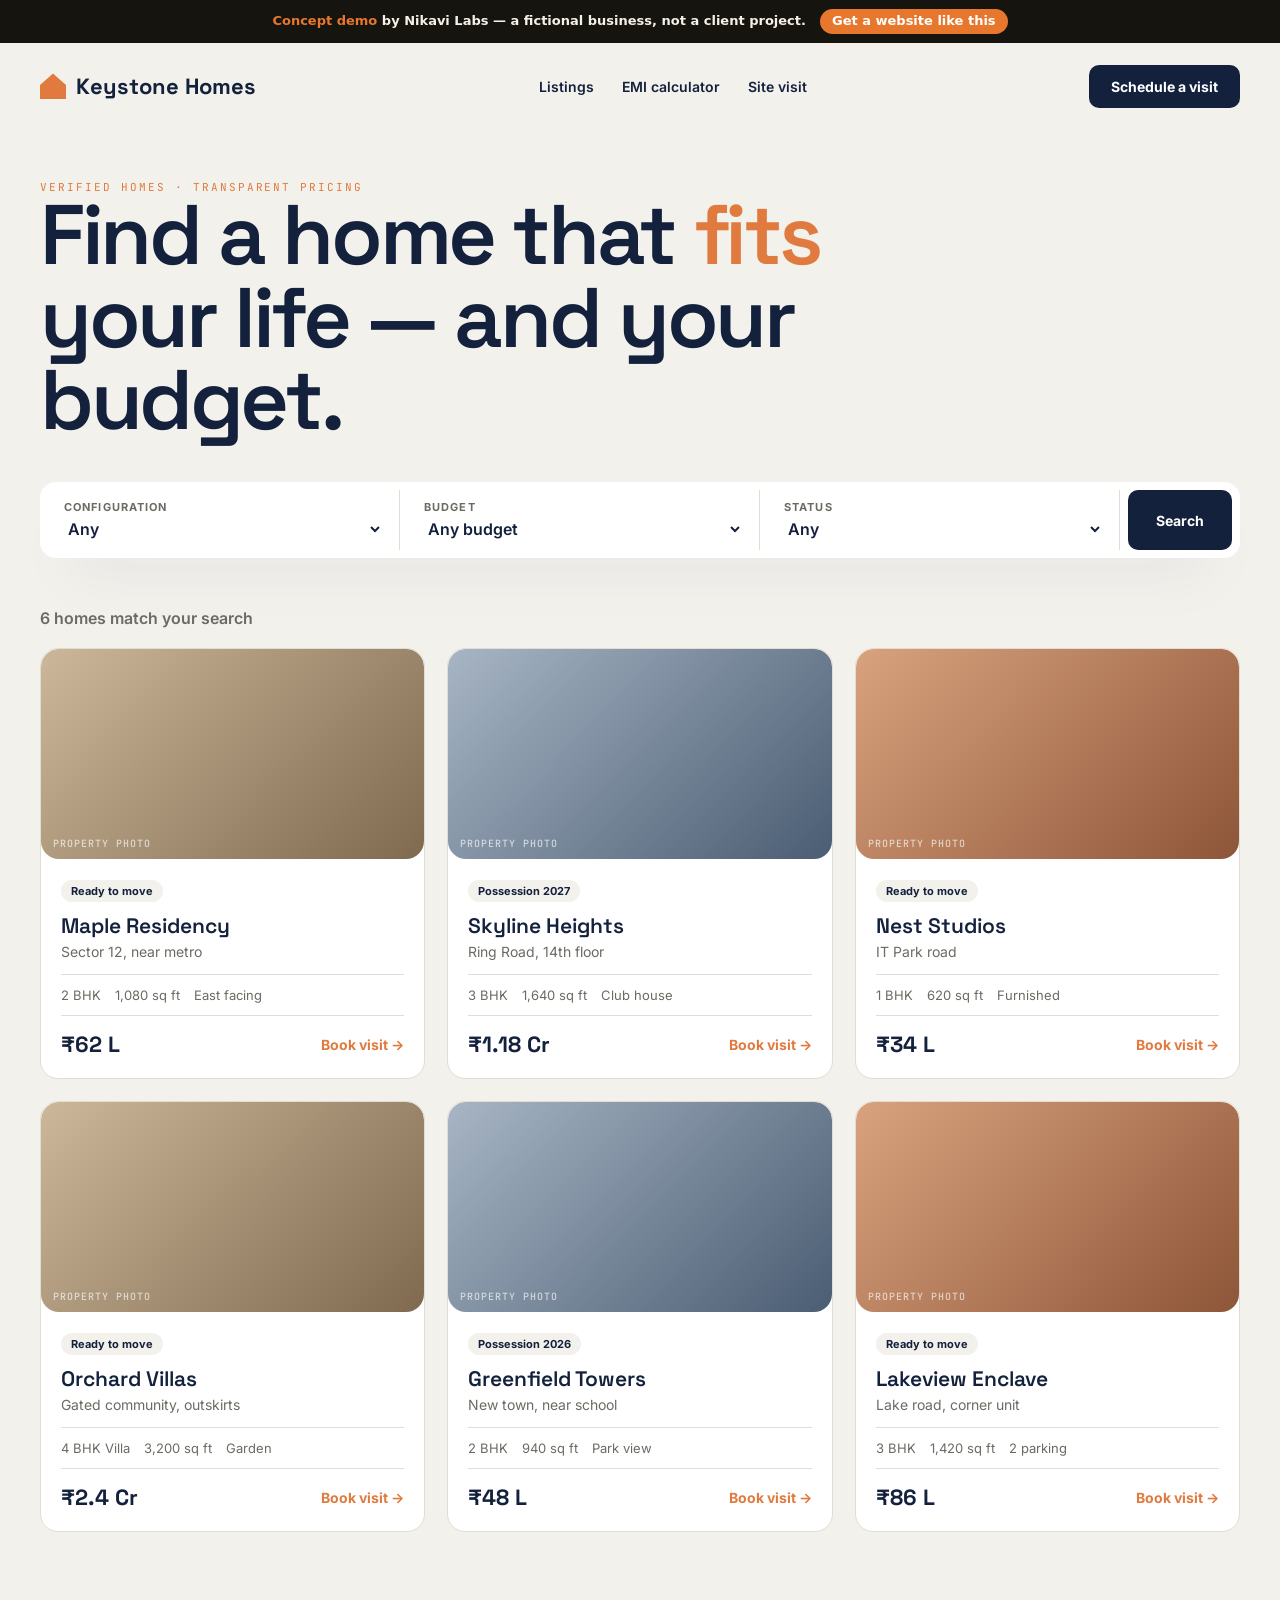
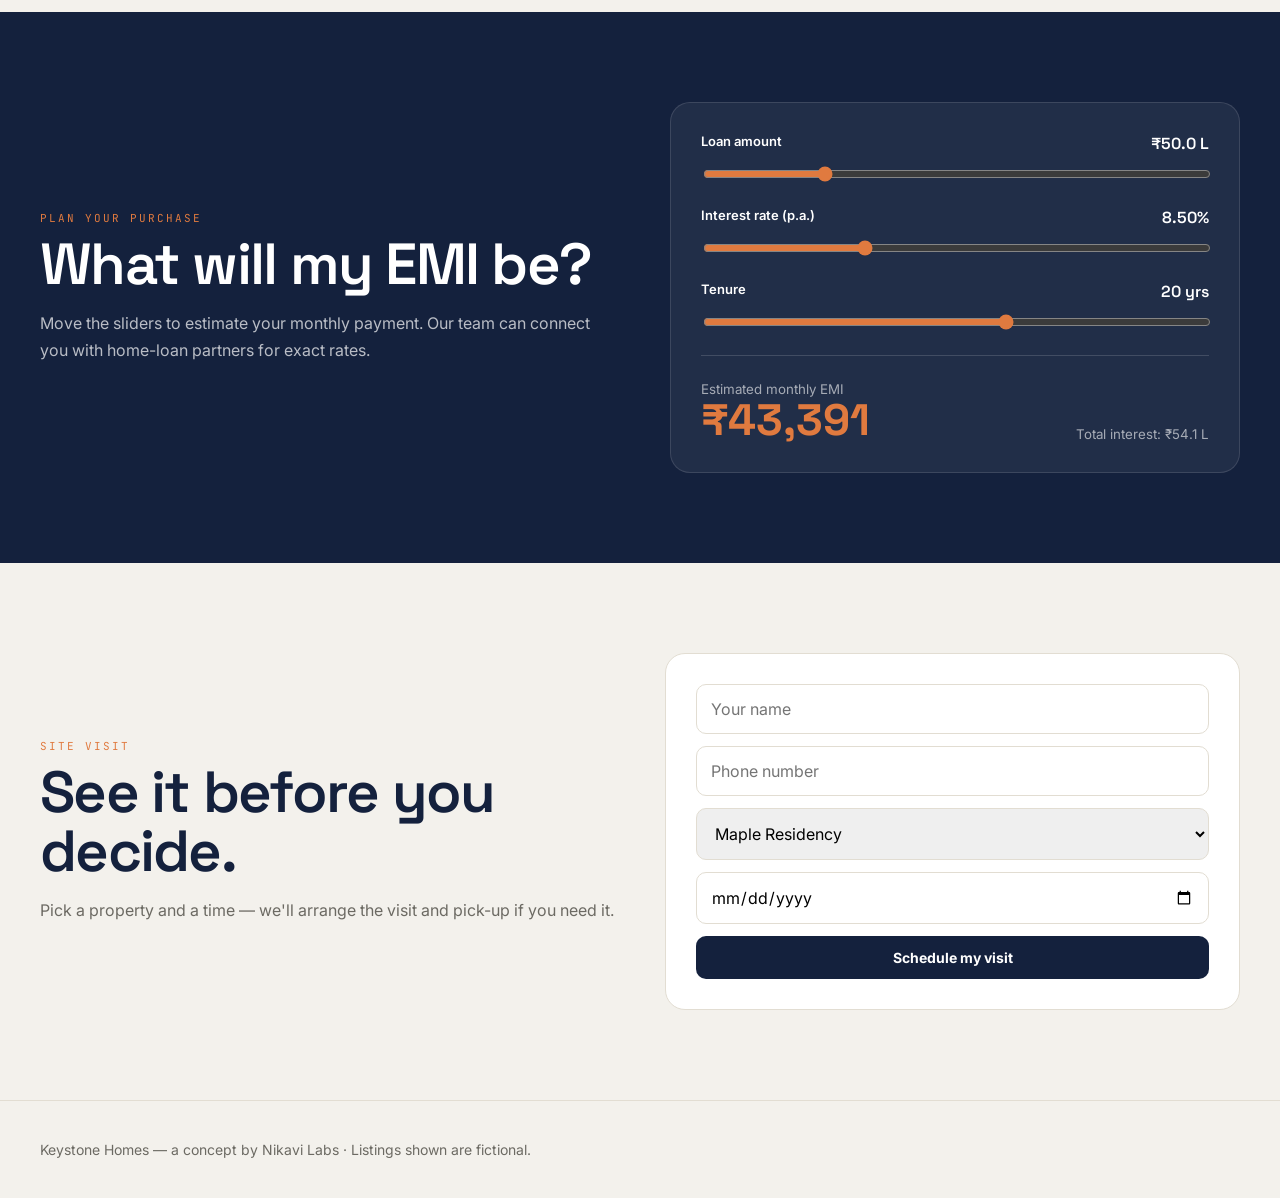
<file: demos/realestate.html>
<!doctype html>
<html lang="en-IN">
<head>
<meta charset="utf-8">
<meta name="viewport" content="width=device-width, initial-scale=1">
<title>Keystone Homes — Real Estate Concept | Nikavi Labs</title>
<meta name="description" content="Concept demo by Nikavi Labs: a real estate agency website with filterable listings, EMI calculator and site visit booking.">
<meta name="robots" content="noindex">
<link rel="icon" href="../assets/img/favicon.svg" type="image/svg+xml">
<link rel="preconnect" href="https://fonts.googleapis.com"><link rel="preconnect" href="https://fonts.gstatic.com" crossorigin>
<link href="https://fonts.googleapis.com/css2?family=Space+Grotesk:wght@400;500;600;700&family=Inter:wght@400;500;600;700&family=JetBrains+Mono&display=swap" rel="stylesheet">
<link rel="stylesheet" href="demo.css">
<style>
  :root { --slate:#14213d; --terra:#e07a3f; --stone:#f3f1ec; --line:#e2ddd2; --muted:#6c6a63; }
  body { font-family: "Inter", sans-serif; background: var(--stone); color: var(--slate); }
  .sg { font-family: "Space Grotesk", sans-serif; }
  .nav { display: flex; align-items: center; justify-content: space-between; padding: 22px 0; }
  .logo { font-family: "Space Grotesk"; font-weight: 700; font-size: 22px; display: flex; gap: 10px; align-items: center; }
  .logo i { width: 26px; height: 26px; background: var(--terra); clip-path: polygon(50% 0, 100% 45%, 100% 100%, 0 100%, 0 45%); }
  .nav ul { display: flex; gap: 28px; list-style: none; margin: 0; padding: 0; font-weight: 600; font-size: 14px; }
  .btn { display: inline-flex; padding: 13px 22px; border-radius: 10px; background: var(--slate); color: #fff; font-weight: 700; font-size: 14px; border: 0; cursor: pointer; }
  .btn:hover { background: var(--terra); }
  .hero { padding: 50px 0 80px; }
  .hero h1 { font-family: "Space Grotesk"; font-weight: 600; font-size: clamp(44px, 6.6vw, 92px); line-height: .98; letter-spacing: -.04em; max-width: 900px; }
  .hero h1 span { color: var(--terra); }
  .finder { margin-top: 40px; display: grid; grid-template-columns: repeat(3, 1fr) auto; background: #fff; border-radius: 16px; padding: 8px; box-shadow: 0 30px 60px -35px rgba(20,33,61,.4); gap: 8px; }
  .finder label { padding: 10px 16px; font-size: 11px; font-weight: 700; letter-spacing: .1em; text-transform: uppercase; color: var(--muted); border-right: 1px solid var(--line); }
  .finder select { display: block; width: 100%; margin-top: 4px; border: 0; font-size: 16px; font-weight: 600; color: var(--slate); background: transparent; letter-spacing: 0; text-transform: none; }
  .finder .btn { padding: 0 28px; align-items: center; justify-content: center; }
  .count { margin: 50px 0 20px; font-weight: 600; color: var(--muted); }
  .list { display: grid; grid-template-columns: repeat(3, 1fr); gap: 22px; }
  .home { background: #fff; border-radius: 18px; overflow: hidden; border: 1px solid var(--line); transition: transform .4s, box-shadow .4s; }
  .home:hover { transform: translateY(-5px); box-shadow: 0 30px 50px -30px rgba(20,33,61,.4); }
  .home.hide { display: none; }
  .home .ph { height: 210px; }
  .h1c { background: linear-gradient(135deg, #cdb79a, #7f6a50); } .h2c { background: linear-gradient(135deg, #a7b5c4, #4b5d73); } .h3c { background: linear-gradient(135deg, #d9a27e, #8e5638); }
  .home-b { padding: 20px; }
  .home .tag { display: inline-block; font-size: 11px; font-weight: 700; padding: 4px 10px; border-radius: 99px; background: var(--stone); margin-bottom: 10px; }
  .home h3 { font-family: "Space Grotesk"; font-size: 21px; font-weight: 600; }
  .home p { color: var(--muted); font-size: 14px; margin-top: 4px; }
  .home .meta { display: flex; gap: 14px; font-size: 13px; color: var(--muted); margin: 14px 0; padding: 12px 0; border-block: 1px solid var(--line); }
  .home .foot { display: flex; justify-content: space-between; align-items: center; }
  .home .foot b { font-family: "Space Grotesk"; font-size: 22px; }
  .home .foot a { color: var(--terra); font-weight: 700; font-size: 14px; }
  section { padding: 90px 0; }
  .eyebrow { font-family: "JetBrains Mono"; font-size: 11px; letter-spacing: .18em; text-transform: uppercase; color: var(--terra); }
  h2 { font-family: "Space Grotesk"; font-weight: 600; font-size: clamp(36px, 4.6vw, 58px); letter-spacing: -.03em; line-height: 1.02; margin-top: 10px; }
  .emi { background: var(--slate); color: #fff; }
  .emi .wrap { display: grid; grid-template-columns: 1fr 1fr; gap: 60px; align-items: center; }
  .emi p.s { color: rgba(255,255,255,.7); margin-top: 16px; line-height: 1.7; }
  .calc { background: rgba(255,255,255,.06); border: 1px solid rgba(255,255,255,.12); border-radius: 20px; padding: 30px; }
  .calc label { display: block; font-size: 13px; font-weight: 600; margin-bottom: 22px; }
  .calc label span { float: right; font-family: "Space Grotesk"; font-size: 16px; }
  .calc input[type=range] { width: 100%; margin-top: 12px; accent-color: var(--terra); }
  .result { border-top: 1px solid rgba(255,255,255,.15); padding-top: 22px; display: flex; justify-content: space-between; align-items: end; flex-wrap: wrap; gap: 14px; }
  .result b { display: block; font-family: "Space Grotesk"; font-size: 44px; color: var(--terra); line-height: 1; }
  .result small { color: rgba(255,255,255,.6); }
  .visit { display: grid; grid-template-columns: 1fr 1fr; gap: 50px; align-items: center; }
  .vform { background: #fff; border-radius: 20px; padding: 30px; display: grid; gap: 12px; border: 1px solid var(--line); }
  .vform input, .vform select { padding: 14px; border-radius: 10px; border: 1.5px solid var(--line); }
  footer { padding: 40px 0; font-size: 14px; color: var(--muted); border-top: 1px solid var(--line); }
  @media (max-width: 900px) {
    .nav ul { display: none; }
    .finder { grid-template-columns: 1fr; } .finder label { border-right: 0; border-bottom: 1px solid var(--line); } .finder .btn { padding: 15px; justify-content: center; }
    .list, .emi .wrap, .visit { grid-template-columns: 1fr; }
  }
</style>
</head>
<body>
<div class="dd-banner"><span><b>Concept demo</b> by Nikavi Labs — a fictional business, not a client project.</span><a href="../index.html#contact">Get a website like this</a></div>

<header class="wrap nav">
  <div class="logo"><i aria-hidden="true"></i>Keystone Homes</div>
  <nav aria-label="Main"><ul><li><a href="#listings">Listings</a></li><li><a href="#emi">EMI calculator</a></li><li><a href="#visit">Site visit</a></li></ul></nav>
  <a class="btn" href="#visit">Schedule a visit</a>
</header>

<main>
  <section class="wrap hero" aria-labelledby="h1">
    <p class="eyebrow">Verified homes · Transparent pricing</p>
    <h1 id="h1">Find a home that <span>fits</span> your life — and your budget.</h1>
    <form class="finder" id="finder" aria-label="Filter properties">
      <label>Configuration<select id="fBhk"><option value="all">Any</option><option value="1">1 BHK</option><option value="2">2 BHK</option><option value="3">3 BHK</option><option value="4">4 BHK / Villa</option></select></label>
      <label>Budget<select id="fBudget"><option value="999">Any budget</option><option value="50">Under ₹50 L</option><option value="90">Under ₹90 L</option><option value="150">Under ₹1.5 Cr</option></select></label>
      <label>Status<select id="fStatus"><option value="all">Any</option><option value="ready">Ready to move</option><option value="uc">Under construction</option></select></label>
      <button class="btn" type="submit">Search</button>
    </form>
    <p class="count" id="count" aria-live="polite"></p>
    <div class="list" id="listings">
      <article class="home" data-bhk="2" data-price="62" data-status="ready"><div class="ph h1c" data-label="Property photo"></div><div class="home-b"><span class="tag">Ready to move</span><h3>Maple Residency</h3><p>Sector 12, near metro</p><div class="meta"><span>2 BHK</span><span>1,080 sq ft</span><span>East facing</span></div><div class="foot"><b>₹62 L</b><a href="#visit">Book visit →</a></div></div></article>
      <article class="home" data-bhk="3" data-price="118" data-status="uc"><div class="ph h2c" data-label="Property photo"></div><div class="home-b"><span class="tag">Possession 2027</span><h3>Skyline Heights</h3><p>Ring Road, 14th floor</p><div class="meta"><span>3 BHK</span><span>1,640 sq ft</span><span>Club house</span></div><div class="foot"><b>₹1.18 Cr</b><a href="#visit">Book visit →</a></div></div></article>
      <article class="home" data-bhk="1" data-price="34" data-status="ready"><div class="ph h3c" data-label="Property photo"></div><div class="home-b"><span class="tag">Ready to move</span><h3>Nest Studios</h3><p>IT Park road</p><div class="meta"><span>1 BHK</span><span>620 sq ft</span><span>Furnished</span></div><div class="foot"><b>₹34 L</b><a href="#visit">Book visit →</a></div></div></article>
      <article class="home" data-bhk="4" data-price="240" data-status="ready"><div class="ph h1c" data-label="Property photo"></div><div class="home-b"><span class="tag">Ready to move</span><h3>Orchard Villas</h3><p>Gated community, outskirts</p><div class="meta"><span>4 BHK Villa</span><span>3,200 sq ft</span><span>Garden</span></div><div class="foot"><b>₹2.4 Cr</b><a href="#visit">Book visit →</a></div></div></article>
      <article class="home" data-bhk="2" data-price="48" data-status="uc"><div class="ph h2c" data-label="Property photo"></div><div class="home-b"><span class="tag">Possession 2026</span><h3>Greenfield Towers</h3><p>New town, near school</p><div class="meta"><span>2 BHK</span><span>940 sq ft</span><span>Park view</span></div><div class="foot"><b>₹48 L</b><a href="#visit">Book visit →</a></div></div></article>
      <article class="home" data-bhk="3" data-price="86" data-status="ready"><div class="ph h3c" data-label="Property photo"></div><div class="home-b"><span class="tag">Ready to move</span><h3>Lakeview Enclave</h3><p>Lake road, corner unit</p><div class="meta"><span>3 BHK</span><span>1,420 sq ft</span><span>2 parking</span></div><div class="foot"><b>₹86 L</b><a href="#visit">Book visit →</a></div></div></article>
    </div>
  </section>

  <section class="emi" id="emi" aria-labelledby="emi-h">
    <div class="wrap">
      <div>
        <p class="eyebrow">Plan your purchase</p>
        <h2 id="emi-h">What will my EMI be?</h2>
        <p class="s">Move the sliders to estimate your monthly payment. Our team can connect you with home-loan partners for exact rates.</p>
      </div>
      <div class="calc">
        <label>Loan amount <span id="vAmt"></span><input type="range" id="amt" min="500000" max="20000000" step="100000" value="5000000"></label>
        <label>Interest rate (p.a.) <span id="vRate"></span><input type="range" id="rate" min="6" max="14" step="0.05" value="8.5"></label>
        <label>Tenure <span id="vYrs"></span><input type="range" id="yrs" min="5" max="30" step="1" value="20"></label>
        <div class="result" aria-live="polite"><div><small>Estimated monthly EMI</small><b id="emiOut">—</b></div><small id="emiTotal"></small></div>
      </div>
    </div>
  </section>

  <section id="visit" aria-labelledby="visit-h">
    <div class="wrap visit">
      <div class="reveal"><p class="eyebrow">Site visit</p><h2 id="visit-h">See it before you decide.</h2><p style="color:var(--muted);margin-top:16px;line-height:1.7">Pick a property and a time — we'll arrange the visit and pick-up if you need it.</p></div>
      <form class="vform reveal" data-demo="Concept demo — on a live site this visit request goes to the agency's sales team instantly.">
        <input required placeholder="Your name" aria-label="Your name">
        <input type="tel" required pattern="[0-9+ ]{10,14}" placeholder="Phone number" aria-label="Phone number">
        <select aria-label="Property"><option>Maple Residency</option><option>Skyline Heights</option><option>Nest Studios</option><option>Orchard Villas</option><option>Greenfield Towers</option><option>Lakeview Enclave</option></select>
        <input type="date" required aria-label="Preferred date">
        <button class="btn" type="submit" style="justify-content:center">Schedule my visit</button>
      </form>
    </div>
  </section>
</main>
<footer><div class="wrap">Keystone Homes — a concept by Nikavi Labs · Listings shown are fictional.</div></footer>
<script src="demo.js"></script>
<script>
  (function () {
    // Listing filter
    const f = document.getElementById("finder"), homes = document.querySelectorAll(".home"), count = document.getElementById("count");
    const run = () => {
      const bhk = f.fBhk.value, max = +f.fBudget.value, st = f.fStatus.value;
      let n = 0;
      homes.forEach((h) => {
        const ok = (bhk === "all" || h.dataset.bhk === bhk) && +h.dataset.price <= max && (st === "all" || h.dataset.status === st);
        h.classList.toggle("hide", !ok); if (ok) n++;
      });
      count.textContent = n ? `${n} home${n > 1 ? "s" : ""} match your search` : "No exact matches — tell us what you need and we'll find it.";
    };
    f.addEventListener("submit", (e) => { e.preventDefault(); run(); });
    f.querySelectorAll("select").forEach((s) => s.addEventListener("change", run));
    run();

    // EMI calculator
    const amt = document.getElementById("amt"), rate = document.getElementById("rate"), yrs = document.getElementById("yrs");
    const inr = (v) => "₹" + Math.round(v).toLocaleString("en-IN");
    const lakh = (v) => v >= 1e7 ? `₹${(v / 1e7).toFixed(2)} Cr` : `₹${(v / 1e5).toFixed(1)} L`;
    const calc = () => {
      const P = +amt.value, r = +rate.value / 1200, n = +yrs.value * 12;
      const emi = (P * r * Math.pow(1 + r, n)) / (Math.pow(1 + r, n) - 1);
      document.getElementById("vAmt").textContent = lakh(P);
      document.getElementById("vRate").textContent = (+rate.value).toFixed(2) + "%";
      document.getElementById("vYrs").textContent = yrs.value + " yrs";
      document.getElementById("emiOut").textContent = inr(emi);
      document.getElementById("emiTotal").textContent = `Total interest: ${lakh(emi * n - P)}`;
    };
    [amt, rate, yrs].forEach((i) => i.addEventListener("input", calc));
    calc();
  })();
</script>
</body>
</html>
</file>
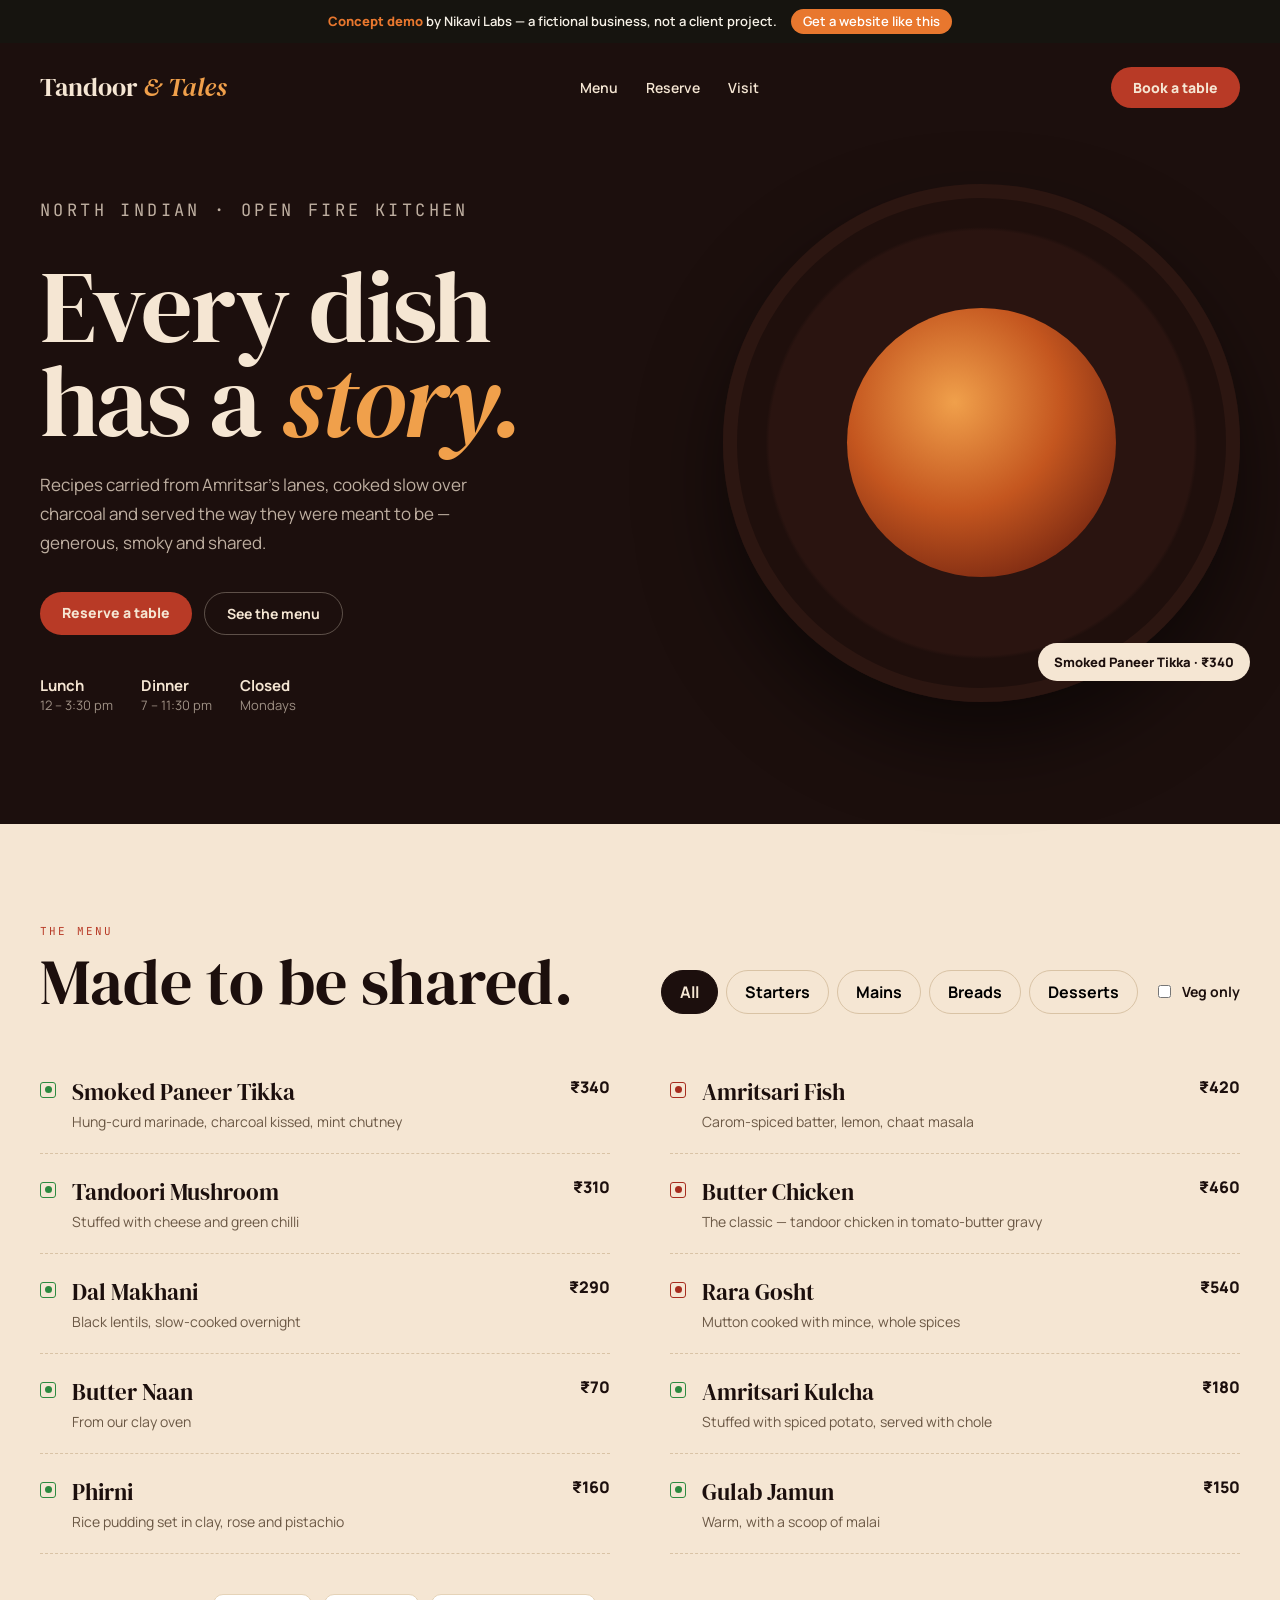
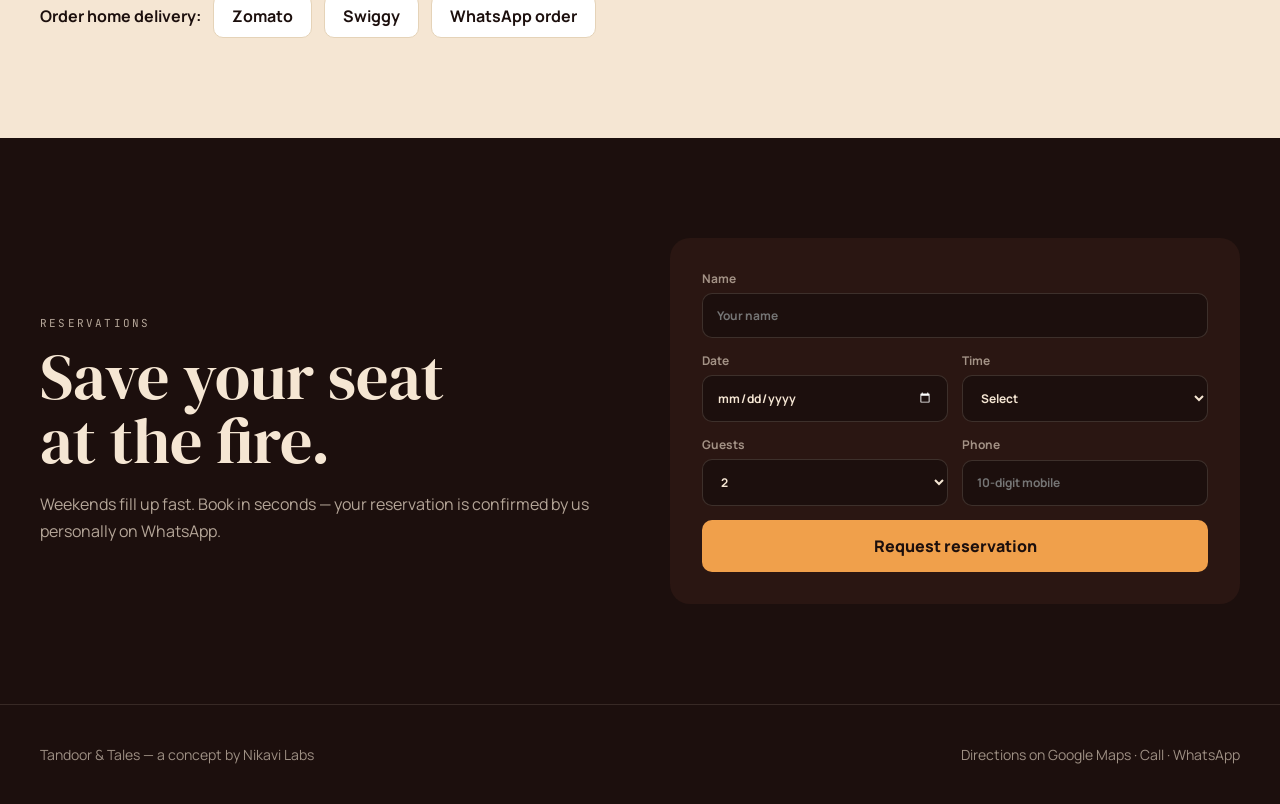
<file: demos/restaurant.html>
<!doctype html>
<html lang="en-IN">
<head>
<meta charset="utf-8">
<meta name="viewport" content="width=device-width, initial-scale=1">
<title>Tandoor &amp; Tales — Restaurant Concept | Nikavi Labs</title>
<meta name="description" content="Concept demo by Nikavi Labs: a modern Indian restaurant website with a filterable menu and table reservations.">
<meta name="robots" content="noindex">
<link rel="icon" href="../assets/img/favicon.svg" type="image/svg+xml">
<link rel="preconnect" href="https://fonts.googleapis.com"><link rel="preconnect" href="https://fonts.gstatic.com" crossorigin>
<link href="https://fonts.googleapis.com/css2?family=DM+Serif+Display:ital@0;1&family=Manrope:wght@400;600;700;800&family=JetBrains+Mono&display=swap" rel="stylesheet">
<link rel="stylesheet" href="demo.css">
<style>
  :root { --char:#1c0f0d; --ember:#b83a26; --saffron:#f0a04b; --cream:#f5e6d3; }
  body { font-family: "Manrope", sans-serif; background: var(--char); color: var(--cream); }
  .serif { font-family: "DM Serif Display", serif; }
  .nav { display: flex; align-items: center; justify-content: space-between; padding: 24px 0; }
  .logo { font-family: "DM Serif Display", serif; font-size: 26px; }
  .logo em { color: var(--saffron); }
  .nav ul { display: flex; gap: 28px; list-style: none; margin: 0; padding: 0; font-weight: 600; font-size: 14px; }
  .nav a:hover { color: var(--saffron); }
  .pill { padding: 11px 22px; border-radius: 99px; background: var(--ember); font-weight: 800; font-size: 14px; }
  .pill:hover { background: var(--saffron); color: var(--char); }
  .hero { display: grid; grid-template-columns: 1.1fr .9fr; gap: 50px; align-items: center; padding: 60px 0 110px; }
  .hero h1 { font-family: "DM Serif Display", serif; font-weight: 400; font-size: clamp(56px, 8vw, 116px); line-height: .92; letter-spacing: -.02em; }
  .hero h1 em { color: var(--saffron); }
  .hero p { max-width: 440px; margin: 24px 0 34px; color: rgba(245,230,211,.75); font-size: 17px; line-height: 1.7; }
  .hero .cta { display: flex; gap: 12px; flex-wrap: wrap; }
  .ghost { padding: 11px 22px; border-radius: 99px; border: 1px solid rgba(245,230,211,.3); font-weight: 700; font-size: 14px; }
  .ghost:hover { border-color: var(--saffron); color: var(--saffron); }
  .plate { aspect-ratio: 1; border-radius: 50%; position: relative; background: radial-gradient(circle at 50% 50%, #3a1c14 0 34%, #2a1410 35% 58%, #1f0f0c 59% 100%); box-shadow: 0 40px 80px rgba(0,0,0,.5), inset 0 0 0 14px #2c1611; }
  .plate::before { content: ""; position: absolute; inset: 24%; border-radius: 50%; background: radial-gradient(circle at 40% 35%, #f0a04b, #c4561f 45%, #7d2a12 80%); filter: blur(.5px); animation: steam 6s ease-in-out infinite; }
  .plate::after { content: "Smoked Paneer Tikka · ₹340"; position: absolute; bottom: 4%; right: -2%; padding: 10px 16px; border-radius: 99px; background: var(--cream); color: var(--char); font-weight: 800; font-size: 13px; }
  @keyframes steam { 50% { transform: scale(1.03) rotate(3deg); } }
  .hours { display: flex; gap: 28px; margin-top: 40px; font-size: 13px; color: rgba(245,230,211,.6); }
  .hours b { display: block; color: var(--cream); font-size: 15px; }
  section { padding: 100px 0; }
  .eyebrow { font-family: "JetBrains Mono", monospace; font-size: 11px; letter-spacing: .2em; text-transform: uppercase; color: var(--saffron); }
  h2 { font-family: "DM Serif Display", serif; font-weight: 400; font-size: clamp(40px, 5vw, 68px); line-height: 1; margin-top: 12px; }
  .menu { background: var(--cream); color: var(--char); }
  .menu .eyebrow { color: var(--ember); }
  .menu-head { display: flex; justify-content: space-between; align-items: end; flex-wrap: wrap; gap: 24px; margin-bottom: 40px; }
  .filters { display: flex; gap: 8px; flex-wrap: wrap; }
  .filters button { padding: 10px 18px; border-radius: 99px; border: 1.5px solid #d9c3a5; background: transparent; font-weight: 700; cursor: pointer; transition: all .3s; }
  .filters button[aria-pressed="true"] { background: var(--char); color: var(--cream); border-color: var(--char); }
  .veg-toggle { display: inline-flex; align-items: center; gap: 8px; font-weight: 700; font-size: 14px; cursor: pointer; margin-left: 8px; }
  .dishes { display: grid; grid-template-columns: 1fr 1fr; gap: 0 60px; }
  .dish { display: flex; gap: 16px; padding: 22px 0; border-bottom: 1px dashed #d9c3a5; transition: opacity .3s; }
  .dish.hide { display: none; }
  .tag { flex: none; width: 16px; height: 16px; border: 1.5px solid; border-radius: 3px; display: grid; place-items: center; margin-top: 6px; }
  .tag::after { content: ""; width: 7px; height: 7px; border-radius: 50%; background: currentColor; }
  .tag.v { color: #2c8a3f; } .tag.n { color: #a62c1e; }
  .dish h3 { font-family: "DM Serif Display", serif; font-weight: 400; font-size: 23px; }
  .dish p { color: #6b5845; font-size: 14px; margin-top: 4px; }
  .dish .pr { margin-left: auto; font-weight: 800; white-space: nowrap; }
  .order { display: flex; gap: 12px; margin-top: 40px; flex-wrap: wrap; align-items: center; font-weight: 700; }
  .order a { padding: 10px 18px; border-radius: 10px; background: #fff; border: 1px solid #e5d3b8; }
  .reserve { display: grid; grid-template-columns: 1fr 1fr; gap: 60px; align-items: center; }
  .reserve p { color: rgba(245,230,211,.7); margin-top: 18px; line-height: 1.7; }
  .rform { background: #2a1612; padding: 32px; border-radius: 20px; display: grid; grid-template-columns: 1fr 1fr; gap: 14px; }
  .rform label { font-size: 12px; font-weight: 700; color: rgba(245,230,211,.6); display: grid; gap: 6px; }
  .rform input, .rform select { padding: 13px 14px; border-radius: 10px; border: 1px solid rgba(245,230,211,.15); background: #1c0f0d; color: var(--cream); color-scheme: dark; }
  .rform .full { grid-column: 1 / -1; }
  .rform button { grid-column: 1 / -1; padding: 15px; border: 0; border-radius: 10px; background: var(--saffron); color: var(--char); font-weight: 800; cursor: pointer; }
  .rform button:hover { background: var(--cream); }
  footer { border-top: 1px solid rgba(245,230,211,.12); padding: 40px 0; font-size: 14px; color: rgba(245,230,211,.6); }
  footer .wrap { display: flex; justify-content: space-between; flex-wrap: wrap; gap: 16px; }
  @media (max-width: 860px) {
    .nav ul { display: none; }
    .hero, .reserve, .dishes { grid-template-columns: 1fr; }
    .plate { max-width: 340px; margin: 0 auto; }
    .rform { grid-template-columns: 1fr; }
    section { padding: 70px 0; }
  }
</style>
</head>
<body>
<div class="dd-banner"><span><b>Concept demo</b> by Nikavi Labs — a fictional business, not a client project.</span><a href="../index.html#contact">Get a website like this</a></div>

<header class="wrap nav">
  <div class="logo">Tandoor <em>&amp; Tales</em></div>
  <nav aria-label="Main"><ul><li><a href="#menu">Menu</a></li><li><a href="#reserve">Reserve</a></li><li><a href="#visit">Visit</a></li></ul></nav>
  <a class="pill" href="#reserve">Book a table</a>
</header>

<main>
  <section class="wrap hero" style="padding-top:40px" aria-labelledby="h1">
    <div>
      <p class="eyebrow">North Indian · Open fire kitchen</p>
      <h1 id="h1">Every dish<br>has a <em>story.</em></h1>
      <p>Recipes carried from Amritsar's lanes, cooked slow over charcoal and served the way they were meant to be — generous, smoky and shared.</p>
      <div class="cta"><a class="pill" href="#reserve">Reserve a table</a><a class="ghost" href="#menu">See the menu</a></div>
      <div class="hours"><div><b>Lunch</b>12 – 3:30 pm</div><div><b>Dinner</b>7 – 11:30 pm</div><div><b>Closed</b>Mondays</div></div>
    </div>
    <div class="plate" role="img" aria-label="Illustration of a signature dish"></div>
  </section>

  <section class="menu" id="menu" aria-labelledby="menu-h">
    <div class="wrap">
      <div class="menu-head">
        <div><p class="eyebrow">The menu</p><h2 id="menu-h">Made to be shared.</h2></div>
        <div class="filters" role="group" aria-label="Filter menu">
          <button aria-pressed="true" data-f="all">All</button>
          <button aria-pressed="false" data-f="starters">Starters</button>
          <button aria-pressed="false" data-f="mains">Mains</button>
          <button aria-pressed="false" data-f="breads">Breads</button>
          <button aria-pressed="false" data-f="desserts">Desserts</button>
          <label class="veg-toggle"><input type="checkbox" id="vegOnly"> Veg only</label>
        </div>
      </div>
      <div class="dishes" id="dishes">
        <div class="dish" data-c="starters" data-veg="1"><span class="tag v" aria-label="Vegetarian"></span><div><h3>Smoked Paneer Tikka</h3><p>Hung-curd marinade, charcoal kissed, mint chutney</p></div><span class="pr">₹340</span></div>
        <div class="dish" data-c="starters" data-veg="0"><span class="tag n" aria-label="Non-vegetarian"></span><div><h3>Amritsari Fish</h3><p>Carom-spiced batter, lemon, chaat masala</p></div><span class="pr">₹420</span></div>
        <div class="dish" data-c="starters" data-veg="1"><span class="tag v" aria-label="Vegetarian"></span><div><h3>Tandoori Mushroom</h3><p>Stuffed with cheese and green chilli</p></div><span class="pr">₹310</span></div>
        <div class="dish" data-c="mains" data-veg="0"><span class="tag n" aria-label="Non-vegetarian"></span><div><h3>Butter Chicken</h3><p>The classic — tandoor chicken in tomato-butter gravy</p></div><span class="pr">₹460</span></div>
        <div class="dish" data-c="mains" data-veg="1"><span class="tag v" aria-label="Vegetarian"></span><div><h3>Dal Makhani</h3><p>Black lentils, slow-cooked overnight</p></div><span class="pr">₹290</span></div>
        <div class="dish" data-c="mains" data-veg="0"><span class="tag n" aria-label="Non-vegetarian"></span><div><h3>Rara Gosht</h3><p>Mutton cooked with mince, whole spices</p></div><span class="pr">₹540</span></div>
        <div class="dish" data-c="breads" data-veg="1"><span class="tag v" aria-label="Vegetarian"></span><div><h3>Butter Naan</h3><p>From our clay oven</p></div><span class="pr">₹70</span></div>
        <div class="dish" data-c="breads" data-veg="1"><span class="tag v" aria-label="Vegetarian"></span><div><h3>Amritsari Kulcha</h3><p>Stuffed with spiced potato, served with chole</p></div><span class="pr">₹180</span></div>
        <div class="dish" data-c="desserts" data-veg="1"><span class="tag v" aria-label="Vegetarian"></span><div><h3>Phirni</h3><p>Rice pudding set in clay, rose and pistachio</p></div><span class="pr">₹160</span></div>
        <div class="dish" data-c="desserts" data-veg="1"><span class="tag v" aria-label="Vegetarian"></span><div><h3>Gulab Jamun</h3><p>Warm, with a scoop of malai</p></div><span class="pr">₹150</span></div>
      </div>
      <div class="order"><span>Order home delivery:</span><a href="#demo">Zomato</a><a href="#demo">Swiggy</a><a href="#demo">WhatsApp order</a></div>
    </div>
  </section>

  <section id="reserve" aria-labelledby="res-h">
    <div class="wrap reserve">
      <div class="reveal">
        <p class="eyebrow">Reservations</p>
        <h2 id="res-h">Save your seat<br>at the fire.</h2>
        <p>Weekends fill up fast. Book in seconds — your reservation is confirmed by us personally on WhatsApp.</p>
      </div>
      <form class="rform reveal" data-demo="Concept demo — on a live site this reservation lands instantly in the restaurant's WhatsApp.">
        <label class="full">Name<input required placeholder="Your name"></label>
        <label>Date<input type="date" required></label>
        <label>Time<select required><option value="">Select</option><option>12:30 pm</option><option>1:30 pm</option><option>7:30 pm</option><option>8:30 pm</option><option>9:30 pm</option></select></label>
        <label>Guests<select><option>2</option><option>3</option><option>4</option><option>5</option><option>6+</option></select></label>
        <label>Phone<input type="tel" required pattern="[0-9+ ]{10,14}" placeholder="10-digit mobile"></label>
        <button type="submit">Request reservation</button>
      </form>
    </div>
  </section>
</main>

<footer id="visit"><div class="wrap"><span>Tandoor &amp; Tales — a concept by Nikavi Labs</span><span>Directions on Google Maps · Call · WhatsApp</span></div></footer>
<script src="demo.js"></script>
<script>
  (function () {
    const btns = document.querySelectorAll(".filters button");
    const veg = document.getElementById("vegOnly");
    let cat = "all";
    const apply = () => document.querySelectorAll(".dish").forEach((d) => {
      const show = (cat === "all" || d.dataset.c === cat) && (!veg.checked || d.dataset.veg === "1");
      d.classList.toggle("hide", !show);
    });
    btns.forEach((b) => b.addEventListener("click", () => { cat = b.dataset.f; btns.forEach((x) => x.setAttribute("aria-pressed", String(x === b))); apply(); }));
    veg.addEventListener("change", apply);
  })();
</script>
</body>
</html>
</file>
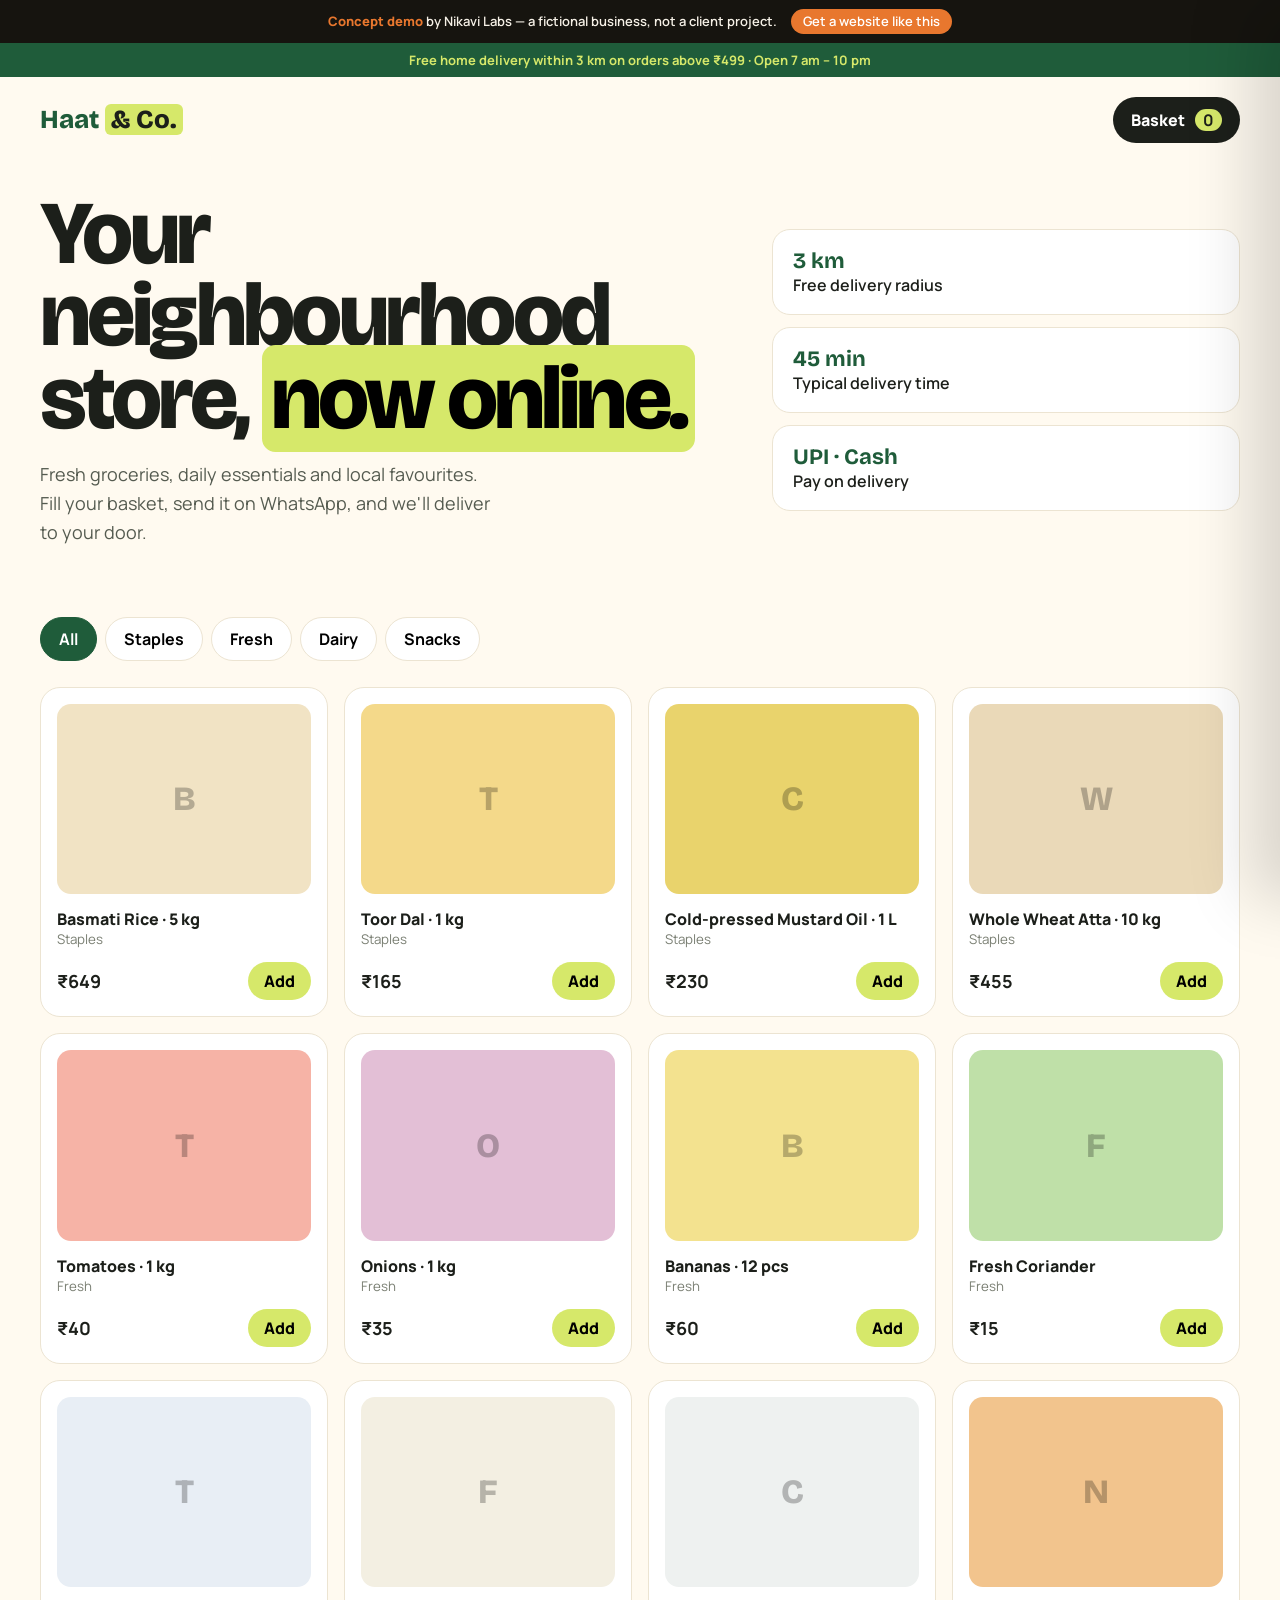
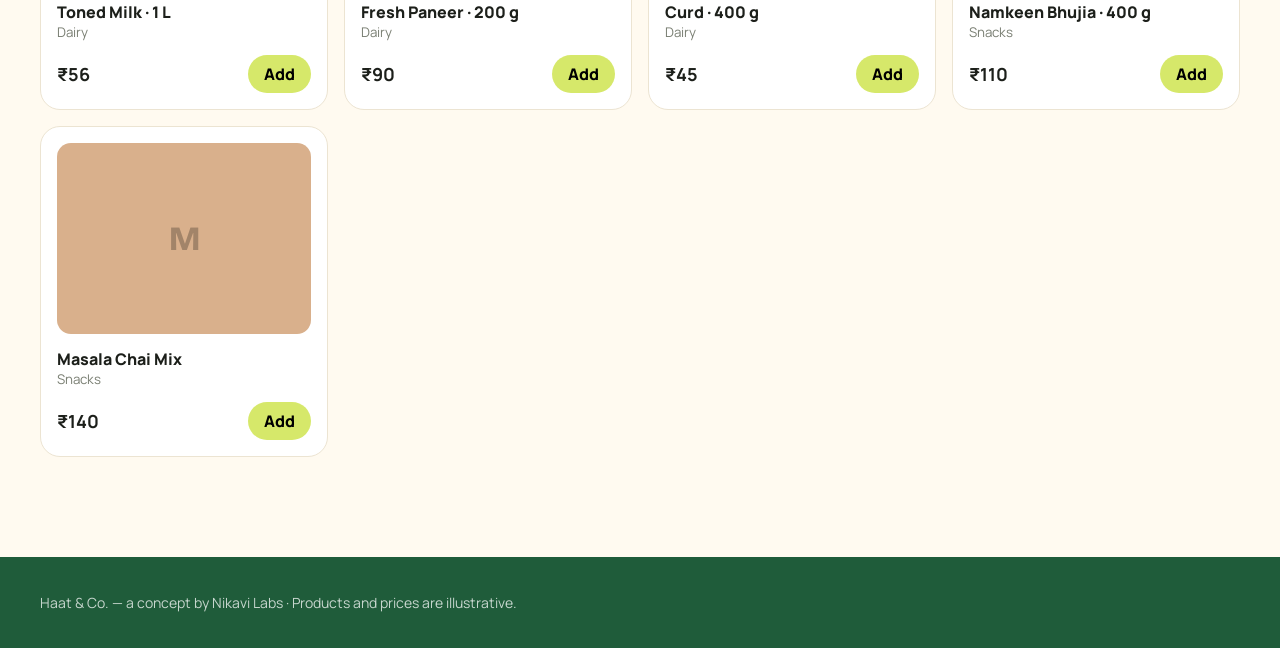
<file: demos/retail.html>
<!doctype html>
<html lang="en-IN">
<head>
<meta charset="utf-8">
<meta name="viewport" content="width=device-width, initial-scale=1">
<title>Haat &amp; Co. — Local Shop Concept | Nikavi Labs</title>
<meta name="description" content="Concept demo by Nikavi Labs: a neighbourhood store website with a working basket that sends orders to WhatsApp.">
<meta name="robots" content="noindex">
<link rel="icon" href="../assets/img/favicon.svg" type="image/svg+xml">
<link rel="preconnect" href="https://fonts.googleapis.com"><link rel="preconnect" href="https://fonts.gstatic.com" crossorigin>
<link href="https://fonts.googleapis.com/css2?family=Bricolage+Grotesque:opsz,wght@12..96,500;12..96,700;12..96,800&family=Manrope:wght@400;600;700;800&display=swap" rel="stylesheet">
<link rel="stylesheet" href="demo.css">
<style>
  :root { --green:#1f5c3a; --lime:#d6e86a; --paper:#fffaf0; --ink:#1c1f1a; --line:#ece4d2; --tomato:#e5533d; }
  body { font-family: "Manrope", sans-serif; background: var(--paper); color: var(--ink); }
  .bg { font-family: "Bricolage Grotesque", sans-serif; }
  .strip { background: var(--green); color: var(--lime); text-align: center; font-weight: 700; font-size: 13px; padding: 8px; }
  .nav { display: flex; align-items: center; justify-content: space-between; padding: 20px 0; gap: 16px; }
  .logo { font-family: "Bricolage Grotesque"; font-weight: 800; font-size: 26px; color: var(--green); }
  .logo span { background: var(--lime); padding: 0 6px; border-radius: 6px; color: var(--ink); }
  .cartbtn { display: inline-flex; gap: 10px; align-items: center; padding: 12px 18px; border-radius: 99px; background: var(--ink); color: #fff; font-weight: 800; border: 0; cursor: pointer; }
  .cartbtn b { background: var(--lime); color: var(--ink); border-radius: 99px; padding: 0 8px; min-width: 24px; text-align: center; }
  .hero { display: grid; grid-template-columns: 1.2fr .8fr; gap: 30px; align-items: center; padding: 30px 0 70px; }
  .hero h1 { font-family: "Bricolage Grotesque"; font-weight: 800; font-size: clamp(46px, 7vw, 96px); line-height: .92; letter-spacing: -.04em; }
  .hero h1 mark { background: var(--lime); padding: 0 .1em; border-radius: .15em; }
  .hero p { font-size: 18px; color: #555b50; margin: 20px 0 0; max-width: 460px; line-height: 1.6; }
  .info { display: grid; gap: 12px; }
  .info div { background: #fff; border: 1.5px solid var(--line); border-radius: 18px; padding: 18px 20px; font-weight: 600; }
  .info b { display: block; font-family: "Bricolage Grotesque"; font-size: 22px; color: var(--green); }
  .cats { display: flex; gap: 8px; flex-wrap: wrap; margin-bottom: 26px; }
  .cats button { padding: 10px 18px; border-radius: 99px; border: 1.5px solid var(--line); background: #fff; font-weight: 700; cursor: pointer; }
  .cats button[aria-pressed="true"] { background: var(--green); color: #fff; border-color: var(--green); }
  .grid { display: grid; grid-template-columns: repeat(4, 1fr); gap: 16px; padding-bottom: 100px; }
  .p { background: #fff; border: 1.5px solid var(--line); border-radius: 20px; padding: 16px; display: flex; flex-direction: column; }
  .p.hide { display: none; }
  .p .img { aspect-ratio: 4/3; border-radius: 14px; display: grid; place-items: center; font-family: "Bricolage Grotesque"; font-weight: 800; font-size: 34px; color: rgba(0,0,0,.25); margin-bottom: 14px; }
  .p h3 { font-size: 16px; font-weight: 800; }
  .p small { color: #7a7f73; }
  .p .row { display: flex; justify-content: space-between; align-items: center; margin-top: auto; padding-top: 14px; }
  .p .row b { font-size: 18px; }
  .add { padding: 8px 16px; border-radius: 99px; border: 0; background: var(--lime); font-weight: 800; cursor: pointer; }
  .add:hover { background: var(--green); color: #fff; }
  .qty { display: inline-flex; align-items: center; gap: 10px; background: var(--green); color: #fff; border-radius: 99px; padding: 4px; font-weight: 800; }
  .qty button { width: 28px; height: 28px; border-radius: 50%; border: 0; background: rgba(255,255,255,.15); color: #fff; font-weight: 800; cursor: pointer; }
  .drawer { position: fixed; top: 0; right: 0; bottom: 0; width: min(400px, 100%); background: #fff; z-index: 1001; transform: translateX(100%); transition: transform .45s cubic-bezier(.22,1,.36,1); display: flex; flex-direction: column; box-shadow: -30px 0 60px rgba(0,0,0,.15); }
  .drawer.open { transform: none; }
  .drawer header { display: flex; justify-content: space-between; align-items: center; padding: 22px; border-bottom: 1px solid var(--line); }
  .drawer header h2 { font-family: "Bricolage Grotesque"; font-size: 26px; }
  .drawer .x { width: 38px; height: 38px; border-radius: 50%; border: 1px solid var(--line); background: #fff; font-size: 20px; cursor: pointer; }
  .items { flex: 1; overflow: auto; padding: 10px 22px; }
  .items .it { display: flex; justify-content: space-between; padding: 14px 0; border-bottom: 1px dashed var(--line); font-weight: 600; }
  .items .empty { color: #7a7f73; padding: 40px 0; text-align: center; }
  .drawer footer { padding: 22px; border-top: 1px solid var(--line); }
  .tot { display: flex; justify-content: space-between; font-weight: 800; font-size: 20px; margin-bottom: 14px; }
  .send { width: 100%; padding: 16px; border-radius: 14px; border: 0; background: #25d366; color: #fff; font-weight: 800; font-size: 16px; cursor: pointer; }
  .send:disabled { opacity: .4; cursor: not-allowed; }
  .scrim { position: fixed; inset: 0; background: rgba(0,0,0,.35); z-index: 1000; opacity: 0; pointer-events: none; transition: opacity .3s; }
  .scrim.open { opacity: 1; pointer-events: auto; }
  footer.f { background: var(--green); color: rgba(255,255,255,.75); padding: 36px 0; font-size: 14px; }
  @media (max-width: 900px) { .hero { grid-template-columns: 1fr; } .grid { grid-template-columns: 1fr 1fr; } }
</style>
</head>
<body>
<div class="dd-banner"><span><b>Concept demo</b> by Nikavi Labs — a fictional business, not a client project.</span><a href="../index.html#contact">Get a website like this</a></div>
<div class="strip">Free home delivery within 3 km on orders above ₹499 · Open 7 am – 10 pm</div>

<header class="wrap nav">
  <div class="logo">Haat <span>&amp; Co.</span></div>
  <button class="cartbtn" id="openCart" aria-controls="drawer" aria-expanded="false">Basket <b id="cnt">0</b></button>
</header>

<main class="wrap">
  <section class="hero" aria-labelledby="h1">
    <div>
      <h1 id="h1">Your neighbourhood store, <mark>now online.</mark></h1>
      <p>Fresh groceries, daily essentials and local favourites. Fill your basket, send it on WhatsApp, and we'll deliver to your door.</p>
    </div>
    <div class="info">
      <div><b>3 km</b>Free delivery radius</div>
      <div><b>45 min</b>Typical delivery time</div>
      <div><b>UPI · Cash</b>Pay on delivery</div>
    </div>
  </section>

  <div class="cats" role="group" aria-label="Product categories">
    <button aria-pressed="true" data-f="all">All</button>
    <button aria-pressed="false" data-f="staples">Staples</button>
    <button aria-pressed="false" data-f="fresh">Fresh</button>
    <button aria-pressed="false" data-f="dairy">Dairy</button>
    <button aria-pressed="false" data-f="snacks">Snacks</button>
  </div>
  <div class="grid" id="grid"></div>
</main>

<div class="scrim" id="scrim"></div>
<aside class="drawer" id="drawer" aria-label="Your basket" aria-hidden="true">
  <header><h2>Your basket</h2><button class="x" id="closeCart" aria-label="Close basket">×</button></header>
  <div class="items" id="items"></div>
  <footer>
    <div class="tot"><span>Total</span><span id="tot">₹0</span></div>
    <button class="send" id="send" disabled>Send order on WhatsApp</button>
  </footer>
</aside>

<footer class="f"><div class="wrap">Haat &amp; Co. — a concept by Nikavi Labs · Products and prices are illustrative.</div></footer>
<script src="demo.js"></script>
<script>
  (function () {
    const P = [
      ["Basmati Rice · 5 kg", "staples", 649, "#f1e3c4"], ["Toor Dal · 1 kg", "staples", 165, "#f4d98a"], ["Cold-pressed Mustard Oil · 1 L", "staples", 230, "#e9d36c"], ["Whole Wheat Atta · 10 kg", "staples", 455, "#ead9b8"],
      ["Tomatoes · 1 kg", "fresh", 40, "#f6b3a6"], ["Onions · 1 kg", "fresh", 35, "#e3bfd6"], ["Bananas · 12 pcs", "fresh", 60, "#f3e28f"], ["Fresh Coriander", "fresh", 15, "#bfe0a8"],
      ["Toned Milk · 1 L", "dairy", 56, "#e8eef5"], ["Fresh Paneer · 200 g", "dairy", 90, "#f3efe2"], ["Curd · 400 g", "dairy", 45, "#eef1f0"],
      ["Namkeen Bhujia · 400 g", "snacks", 110, "#f2c48d"], ["Masala Chai Mix", "snacks", 140, "#d9b08c"]
    ];
    const cart = {};
    const grid = document.getElementById("grid");
    const inr = (v) => "₹" + v.toLocaleString("en-IN");
    const render = () => {
      grid.innerHTML = P.map(([n, c, p, col], i) => `
        <article class="p" data-c="${c}">
          <div class="img" style="background:${col}" aria-hidden="true">${n.split(" ")[0][0]}</div>
          <h3>${n}</h3><small>${c[0].toUpperCase() + c.slice(1)}</small>
          <div class="row"><b>${inr(p)}</b>${cart[i] ? `<span class="qty"><button data-d="${i}" aria-label="Remove one ${n}">−</button>${cart[i]}<button data-a="${i}" aria-label="Add one ${n}">+</button></span>` : `<button class="add" data-a="${i}">Add</button>`}</div>
        </article>`).join("");
      applyFilter();
      const items = Object.entries(cart);
      document.getElementById("cnt").textContent = items.reduce((s, [, q]) => s + q, 0);
      const total = items.reduce((s, [i, q]) => s + P[i][2] * q, 0);
      document.getElementById("tot").textContent = inr(total);
      document.getElementById("items").innerHTML = items.length
        ? items.map(([i, q]) => `<div class="it"><span>${q} × ${P[i][0]}</span><span>${inr(P[i][2] * q)}</span></div>`).join("")
        : '<p class="empty">Your basket is empty.</p>';
      document.getElementById("send").disabled = !items.length;
    };
    let filter = "all";
    const applyFilter = () => grid.querySelectorAll(".p").forEach((el) => el.classList.toggle("hide", filter !== "all" && el.dataset.c !== filter));
    grid.addEventListener("click", (e) => {
      const a = e.target.closest("[data-a]"), d = e.target.closest("[data-d]");
      if (a) cart[a.dataset.a] = (cart[a.dataset.a] || 0) + 1;
      if (d) { cart[d.dataset.d]--; if (!cart[d.dataset.d]) delete cart[d.dataset.d]; }
      if (a || d) render();
    });
    document.querySelectorAll(".cats button").forEach((b) => b.addEventListener("click", () => {
      filter = b.dataset.f;
      document.querySelectorAll(".cats button").forEach((x) => x.setAttribute("aria-pressed", String(x === b)));
      applyFilter();
    }));
    const drawer = document.getElementById("drawer"), scrim = document.getElementById("scrim"), ob = document.getElementById("openCart");
    const setOpen = (o) => { drawer.classList.toggle("open", o); scrim.classList.toggle("open", o); drawer.setAttribute("aria-hidden", String(!o)); ob.setAttribute("aria-expanded", String(o)); if (o) document.getElementById("closeCart").focus(); else ob.focus(); };
    ob.addEventListener("click", () => setOpen(true));
    document.getElementById("closeCart").addEventListener("click", () => setOpen(false));
    scrim.addEventListener("click", () => setOpen(false));
    document.addEventListener("keydown", (e) => { if (e.key === "Escape" && drawer.classList.contains("open")) setOpen(false); });
    document.getElementById("send").addEventListener("click", () => {
      const lines = Object.entries(cart).map(([i, q]) => `${q} × ${P[i][0]}`).join("\n");
      console.log("Order message preview:\n" + lines);
      window.ddToast("Concept demo — on a live site your basket opens in WhatsApp, ready to send to the shop.");
    });
    render();
  })();
</script>
</body>
</html>
</file>
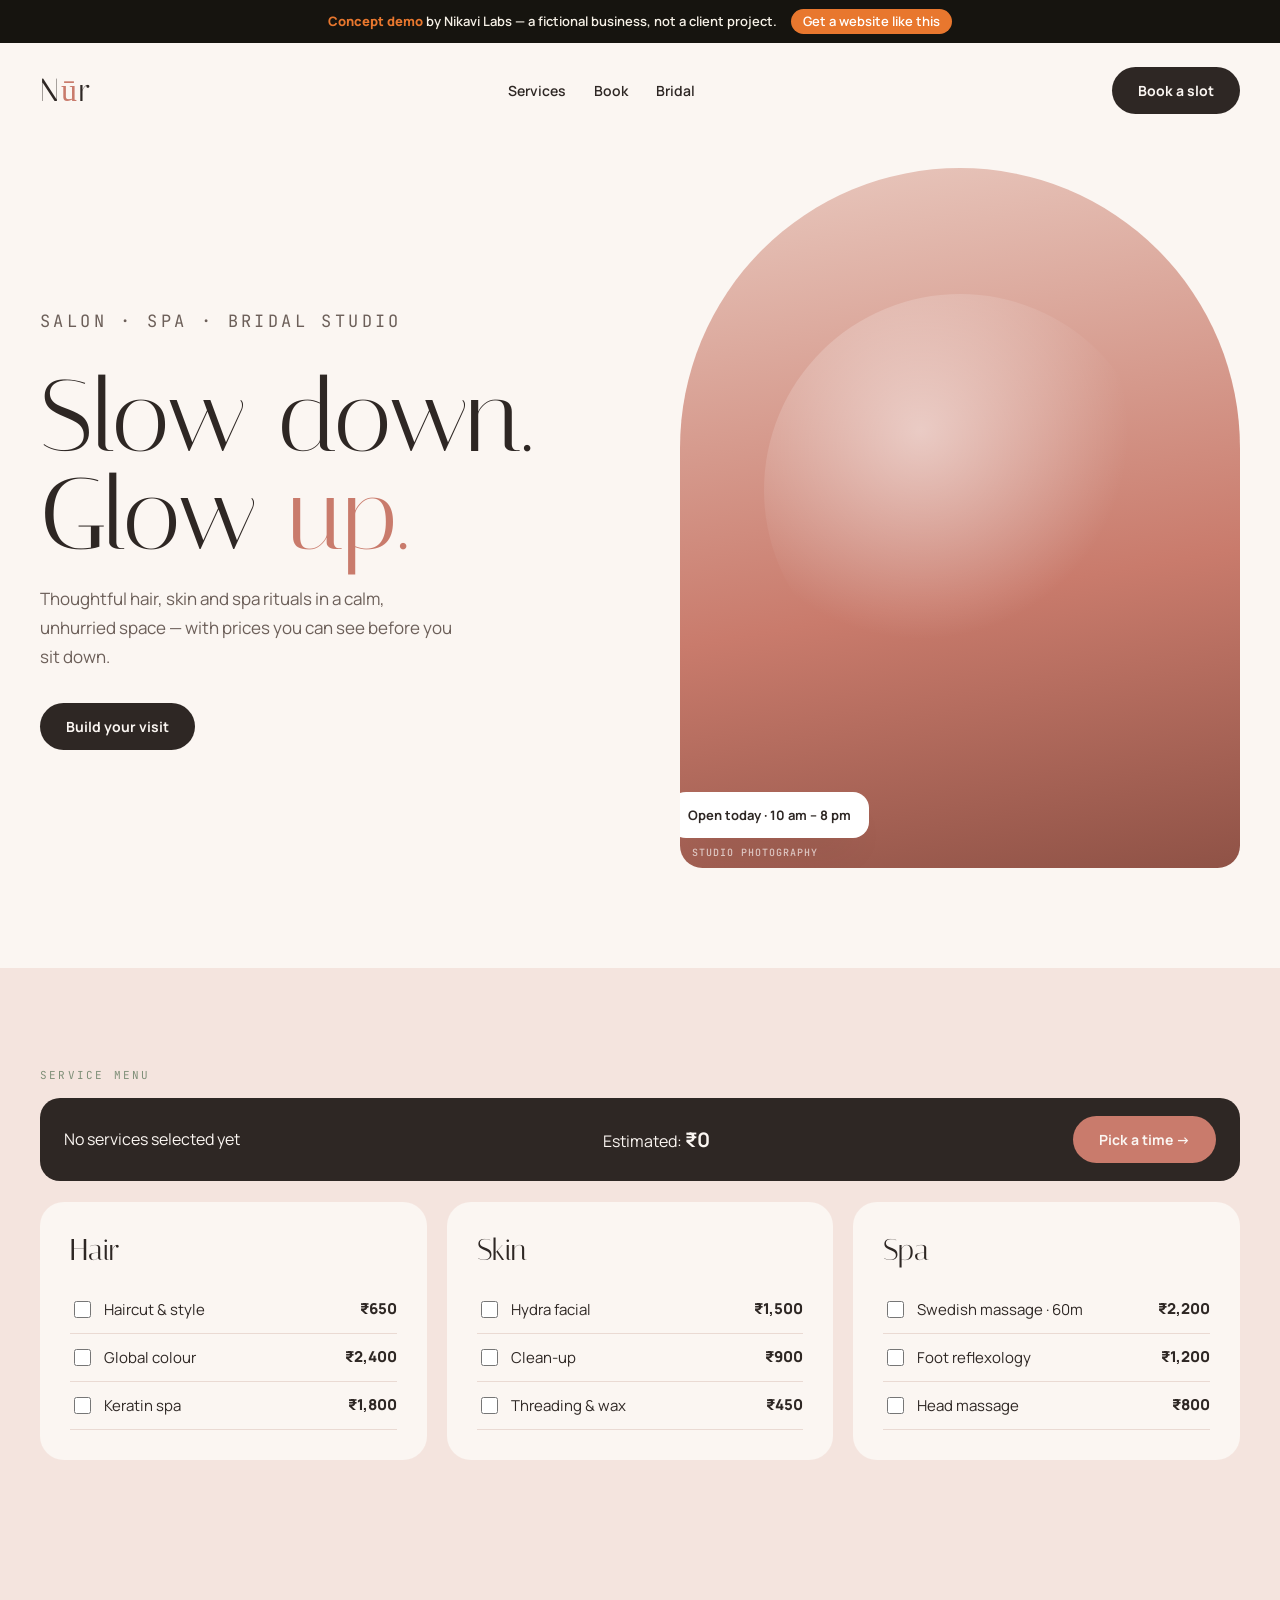
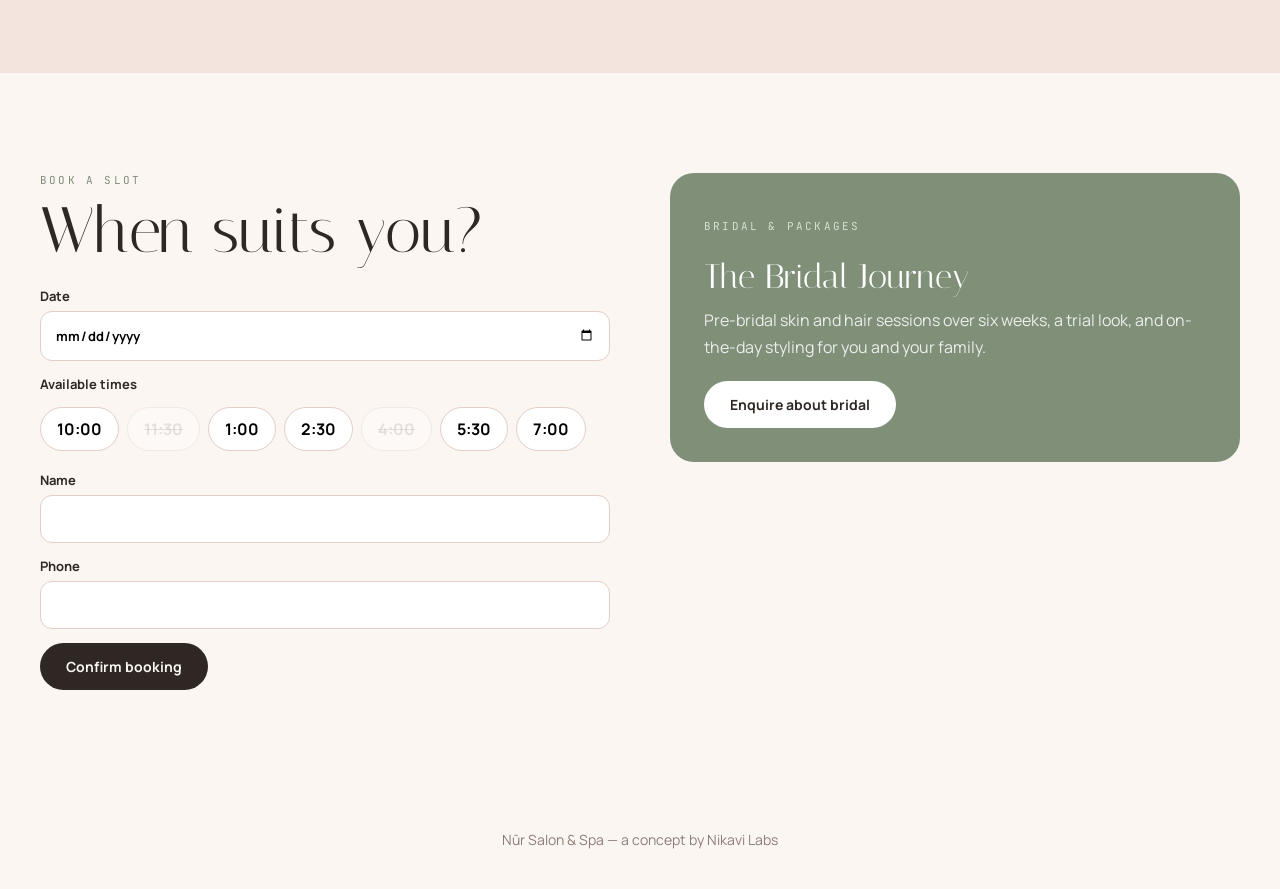
<file: demos/salon.html>
<!doctype html>
<html lang="en-IN">
<head>
<meta charset="utf-8">
<meta name="viewport" content="width=device-width, initial-scale=1">
<title>Nūr Salon &amp; Spa — Salon Concept | Nikavi Labs</title>
<meta name="description" content="Concept demo by Nikavi Labs: a salon and spa website with transparent pricing and slot booking.">
<meta name="robots" content="noindex">
<link rel="icon" href="../assets/img/favicon.svg" type="image/svg+xml">
<link rel="preconnect" href="https://fonts.googleapis.com"><link rel="preconnect" href="https://fonts.gstatic.com" crossorigin>
<link href="https://fonts.googleapis.com/css2?family=Italiana&family=Manrope:wght@400;600;700;800&family=JetBrains+Mono&display=swap" rel="stylesheet">
<link rel="stylesheet" href="demo.css">
<style>
  :root { --blush:#f4e4de; --rose:#c97b6c; --sage:#7f8f78; --ink:#2e2724; --cream:#fbf6f2; }
  body { font-family: "Manrope", sans-serif; background: var(--cream); color: var(--ink); }
  .nav { display: flex; align-items: center; justify-content: space-between; padding: 24px 0; }
  .logo { font-family: "Italiana", serif; font-size: 32px; letter-spacing: .06em; }
  .logo span { color: var(--rose); }
  .nav ul { display: flex; gap: 28px; list-style: none; margin: 0; padding: 0; font-weight: 600; font-size: 14px; }
  .btn { display: inline-block; padding: 14px 26px; border-radius: 99px; background: var(--ink); color: var(--cream); font-weight: 700; font-size: 14px; border: 0; cursor: pointer; }
  .btn:hover { background: var(--rose); }
  .hero { display: grid; grid-template-columns: 1fr 1fr; gap: 40px; align-items: center; padding: 40px 0 100px; }
  .hero h1 { font-family: "Italiana", serif; font-weight: 400; font-size: clamp(54px, 8vw, 112px); line-height: .95; }
  .hero h1 em { font-style: normal; color: var(--rose); }
  .hero p { max-width: 420px; margin: 22px 0 32px; color: #6c5f59; line-height: 1.7; font-size: 17px; }
  .arch { aspect-ratio: 4/5; border-radius: 300px 300px 24px 24px; background: linear-gradient(170deg, #e9c9bf, #c97b6c 60%, #8f5246); position: relative; overflow: hidden; }
  .arch::before { content: ""; position: absolute; width: 70%; aspect-ratio: 1; border-radius: 50%; left: 15%; top: 18%; background: radial-gradient(circle at 40% 35%, rgba(255,255,255,.5), transparent 60%); }
  .arch .badge { position: absolute; left: -10px; bottom: 30px; background: #fff; padding: 14px 18px; border-radius: 16px; font-size: 13px; font-weight: 700; box-shadow: 0 20px 40px -20px rgba(0,0,0,.3); }
  .hero-wrap { position: relative; padding-left: 20px; }
  section { padding: 100px 0; }
  .eyebrow { font-family: "JetBrains Mono", monospace; font-size: 11px; letter-spacing: .2em; text-transform: uppercase; color: var(--sage); }
  h2 { font-family: "Italiana", serif; font-weight: 400; font-size: clamp(40px, 5vw, 64px); line-height: 1; margin-top: 12px; }
  .services { background: var(--blush); }
  .svc-grid { display: grid; grid-template-columns: repeat(3, 1fr); gap: 20px; margin-top: 44px; }
  .svc { background: var(--cream); border-radius: 24px; padding: 30px; }
  .svc h3 { font-family: "Italiana", serif; font-size: 30px; font-weight: 400; margin-bottom: 18px; }
  .svc ul { list-style: none; margin: 0; padding: 0; }
  .svc li { display: flex; justify-content: space-between; gap: 12px; padding: 12px 0; border-bottom: 1px solid #eadad3; font-size: 15px; }
  .svc li b { font-weight: 800; white-space: nowrap; }
  .svc li label { display: flex; gap: 10px; cursor: pointer; align-items: center; }
  .svc input { accent-color: var(--rose); width: 17px; height: 17px; }
  .basket { position: sticky; bottom: 16px; margin-top: 30px; display: flex; justify-content: space-between; align-items: center; gap: 16px; flex-wrap: wrap; background: var(--ink); color: var(--cream); border-radius: 20px; padding: 18px 24px; }
  .basket b { font-size: 20px; }
  .book { display: grid; grid-template-columns: 1fr 1fr; gap: 60px; align-items: start; }
  .slots { display: flex; flex-wrap: wrap; gap: 8px; margin: 14px 0 20px; }
  .slots button { padding: 10px 16px; border-radius: 99px; border: 1.5px solid #e2cfc7; background: #fff; font-weight: 700; cursor: pointer; }
  .slots button[aria-pressed="true"] { background: var(--sage); color: #fff; border-color: var(--sage); }
  .slots button:disabled { opacity: .35; text-decoration: line-through; cursor: not-allowed; }
  .bform label { display: grid; gap: 6px; font-size: 13px; font-weight: 700; margin-bottom: 14px; }
  .bform input { padding: 14px; border-radius: 12px; border: 1.5px solid #e2cfc7; background: #fff; }
  .pk { background: var(--sage); color: #fff; border-radius: 24px; padding: 34px; }
  .pk h3 { font-family: "Italiana", serif; font-size: 34px; font-weight: 400; }
  .pk p { opacity: .85; margin: 10px 0 20px; line-height: 1.7; }
  footer { padding: 40px 0; text-align: center; color: #8c7d76; font-size: 14px; }
  @media (max-width: 900px) { .nav ul { display: none; } .hero, .svc-grid, .book { grid-template-columns: 1fr; } .arch { max-width: 360px; } }
</style>
</head>
<body>
<div class="dd-banner"><span><b>Concept demo</b> by Nikavi Labs — a fictional business, not a client project.</span><a href="../index.html#contact">Get a website like this</a></div>

<header class="wrap nav">
  <div class="logo">N<span>ū</span>r</div>
  <nav aria-label="Main"><ul><li><a href="#services">Services</a></li><li><a href="#book">Book</a></li><li><a href="#bridal">Bridal</a></li></ul></nav>
  <a class="btn" href="#book">Book a slot</a>
</header>

<main>
  <section class="wrap hero" style="padding-top:30px" aria-labelledby="h1">
    <div>
      <p class="eyebrow">Salon · Spa · Bridal studio</p>
      <h1 id="h1">Slow down.<br>Glow <em>up.</em></h1>
      <p>Thoughtful hair, skin and spa rituals in a calm, unhurried space — with prices you can see before you sit down.</p>
      <a class="btn" href="#services">Build your visit</a>
    </div>
    <div class="hero-wrap"><div class="arch ph" data-label="Studio photography"><span class="badge">Open today · 10 am – 8 pm</span></div></div>
  </section>

  <section class="services" id="services" aria-labelledby="svc-h">
    <div class="wrap">
      <p class="eyebrow">Service menu</p>
      <h2 id="svc-h">Choose your ritual.</h2>
      <div class="svc-grid">
        <div class="svc reveal"><h3>Hair</h3><ul>
          <li><label><input type="checkbox" data-p="650" data-n="Haircut &amp; style">Haircut &amp; style</label><b>₹650</b></li>
          <li><label><input type="checkbox" data-p="2400" data-n="Global colour">Global colour</label><b>₹2,400</b></li>
          <li><label><input type="checkbox" data-p="1800" data-n="Keratin spa">Keratin spa</label><b>₹1,800</b></li>
        </ul></div>
        <div class="svc reveal"><h3>Skin</h3><ul>
          <li><label><input type="checkbox" data-p="1500" data-n="Hydra facial">Hydra facial</label><b>₹1,500</b></li>
          <li><label><input type="checkbox" data-p="900" data-n="Clean-up">Clean-up</label><b>₹900</b></li>
          <li><label><input type="checkbox" data-p="450" data-n="Threading &amp; wax">Threading &amp; wax</label><b>₹450</b></li>
        </ul></div>
        <div class="svc reveal"><h3>Spa</h3><ul>
          <li><label><input type="checkbox" data-p="2200" data-n="Swedish massage (60m)">Swedish massage · 60m</label><b>₹2,200</b></li>
          <li><label><input type="checkbox" data-p="1200" data-n="Foot reflexology">Foot reflexology</label><b>₹1,200</b></li>
          <li><label><input type="checkbox" data-p="800" data-n="Head massage">Head massage</label><b>₹800</b></li>
        </ul></div>
      </div>
      <div class="basket" aria-live="polite"><span id="sel">No services selected yet</span><span>Estimated: <b id="total">₹0</b></span><a class="btn" style="background:var(--rose)" href="#book">Pick a time →</a></div>
    </div>
  </section>

  <section id="book" aria-labelledby="book-h">
    <div class="wrap book">
      <form class="bform" data-demo="Concept demo — on a live site this booking goes straight to the salon's WhatsApp.">
        <p class="eyebrow">Book a slot</p>
        <h2 id="book-h">When suits you?</h2>
        <label style="margin-top:24px">Date<input type="date" required></label>
        <p style="font-size:13px;font-weight:700">Available times</p>
        <div class="slots" id="slots">
          <button type="button" aria-pressed="false">10:00</button><button type="button" aria-pressed="false" disabled>11:30</button><button type="button" aria-pressed="false">1:00</button><button type="button" aria-pressed="false">2:30</button><button type="button" aria-pressed="false" disabled>4:00</button><button type="button" aria-pressed="false">5:30</button><button type="button" aria-pressed="false">7:00</button>
        </div>
        <label>Name<input required></label>
        <label>Phone<input type="tel" required pattern="[0-9+ ]{10,14}"></label>
        <button class="btn" type="submit">Confirm booking</button>
      </form>
      <div class="pk reveal" id="bridal">
        <p class="eyebrow" style="color:#e6efe2">Bridal &amp; packages</p>
        <h3>The Bridal Journey</h3>
        <p>Pre-bridal skin and hair sessions over six weeks, a trial look, and on-the-day styling for you and your family.</p>
        <a class="btn" style="background:#fff;color:var(--ink)" href="#demo">Enquire about bridal</a>
      </div>
    </div>
  </section>
</main>
<footer>Nūr Salon &amp; Spa — a concept by Nikavi Labs</footer>
<script src="demo.js"></script>
<script>
  (function () {
    const boxes = document.querySelectorAll(".svc input");
    const sel = document.getElementById("sel"), tot = document.getElementById("total");
    const upd = () => {
      const on = [...boxes].filter((b) => b.checked);
      const sum = on.reduce((s, b) => s + +b.dataset.p, 0);
      tot.textContent = "₹" + sum.toLocaleString("en-IN");
      sel.textContent = on.length ? on.map((b) => b.dataset.n.replace("&amp;", "&")).join(" · ") : "No services selected yet";
    };
    boxes.forEach((b) => b.addEventListener("change", upd));
    const slots = document.querySelectorAll("#slots button");
    slots.forEach((s) => s.addEventListener("click", () => slots.forEach((o) => o.setAttribute("aria-pressed", String(o === s)))));
  })();
</script>
</body>
</html>
</file>
<file: demos/demo.css>
/* Shared base for Nikavi Labs concept demos */
*, *::before, *::after { box-sizing: border-box; }
html { scroll-behavior: smooth; }
@media (prefers-reduced-motion: reduce) { html { scroll-behavior: auto; } *, *::before, *::after { animation: none !important; transition: none !important; } }
body { margin: 0; -webkit-font-smoothing: antialiased; }
img { max-width: 100%; display: block; }
a { color: inherit; text-decoration: none; }
button, input, select, textarea { font: inherit; }
h1, h2, h3, p { margin: 0; }
:focus-visible { outline: 2px solid currentColor; outline-offset: 3px; }

.dd-banner {
  position: sticky; top: 0; z-index: 999;
  display: flex; align-items: center; justify-content: center; flex-wrap: wrap; gap: 6px 14px;
  padding: 9px 16px; background: #16140f; color: #f6f1e7;
  font: 600 13px/1.3 "Manrope", system-ui, sans-serif; text-align: center;
}
.dd-banner b { color: #e8772e; font-weight: 800; }
.dd-banner a { padding: 4px 12px; border-radius: 99px; background: #e8772e; color: #fff; white-space: nowrap; }
.dd-banner a:hover { background: #f6f1e7; color: #16140f; }

.wrap { width: min(1200px, 100% - 40px); margin-inline: auto; }

/* Photo placeholders — swap for real photography of the business */
.ph { position: relative; overflow: hidden; border-radius: inherit; }
.ph::after { content: attr(data-label); position: absolute; left: 12px; bottom: 10px; font: 500 10px/1 "JetBrains Mono", monospace; letter-spacing: .1em; text-transform: uppercase; color: rgba(255,255,255,.65); }

.toast { position: fixed; left: 50%; bottom: 24px; transform: translate(-50%, 120%); padding: 14px 20px; border-radius: 12px; background: #16140f; color: #f6f1e7; font: 600 14px/1.4 "Manrope", sans-serif; z-index: 1000; transition: transform .4s cubic-bezier(.22,1,.36,1); max-width: calc(100% - 32px); }
.toast.show { transform: translate(-50%, 0); }

.reveal { opacity: 0; transform: translateY(24px); transition: opacity .9s cubic-bezier(.22,1,.36,1), transform .9s cubic-bezier(.22,1,.36,1); }
.reveal.in { opacity: 1; transform: none; }
@media (prefers-reduced-motion: reduce) { .reveal { opacity: 1; transform: none; } }

.in-frame .dd-banner { display: none; }
.in-frame .reveal { opacity: 1; transform: none; }
.in-frame body { overflow: hidden; }
</file>
